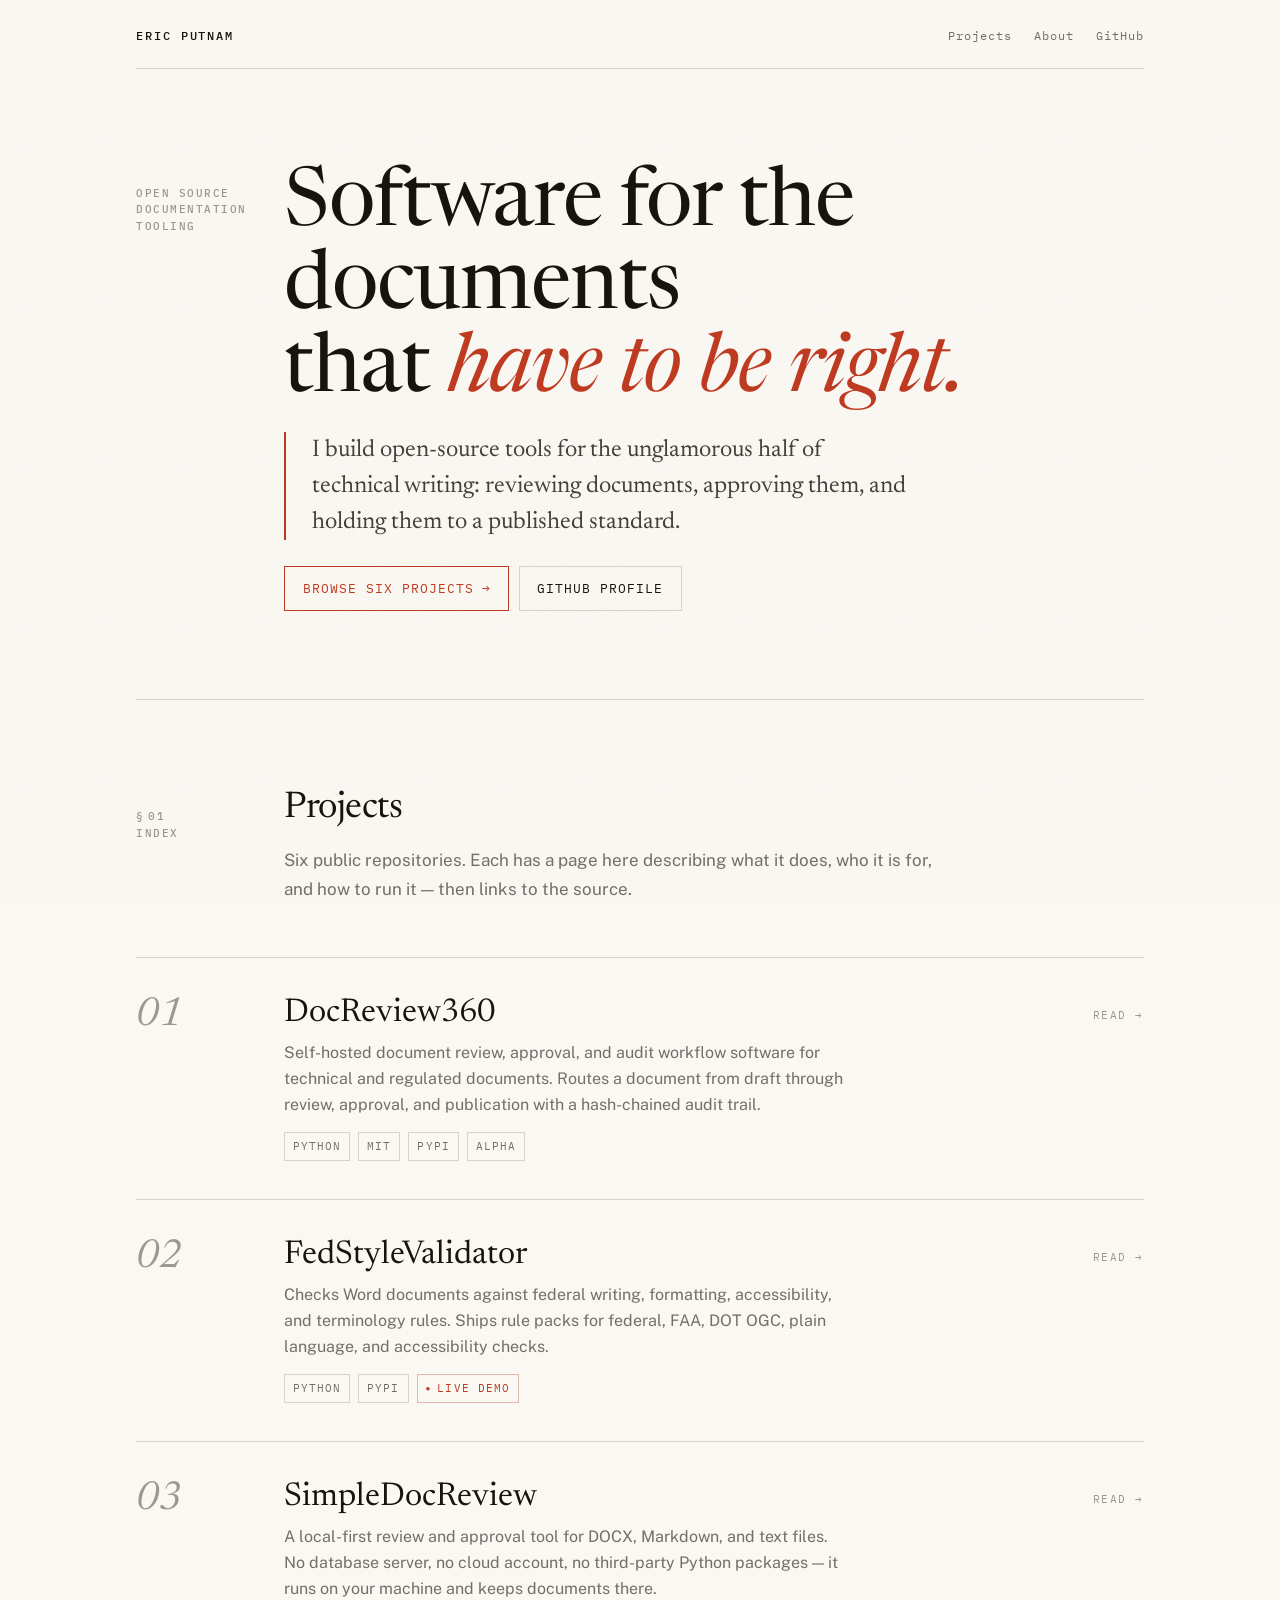
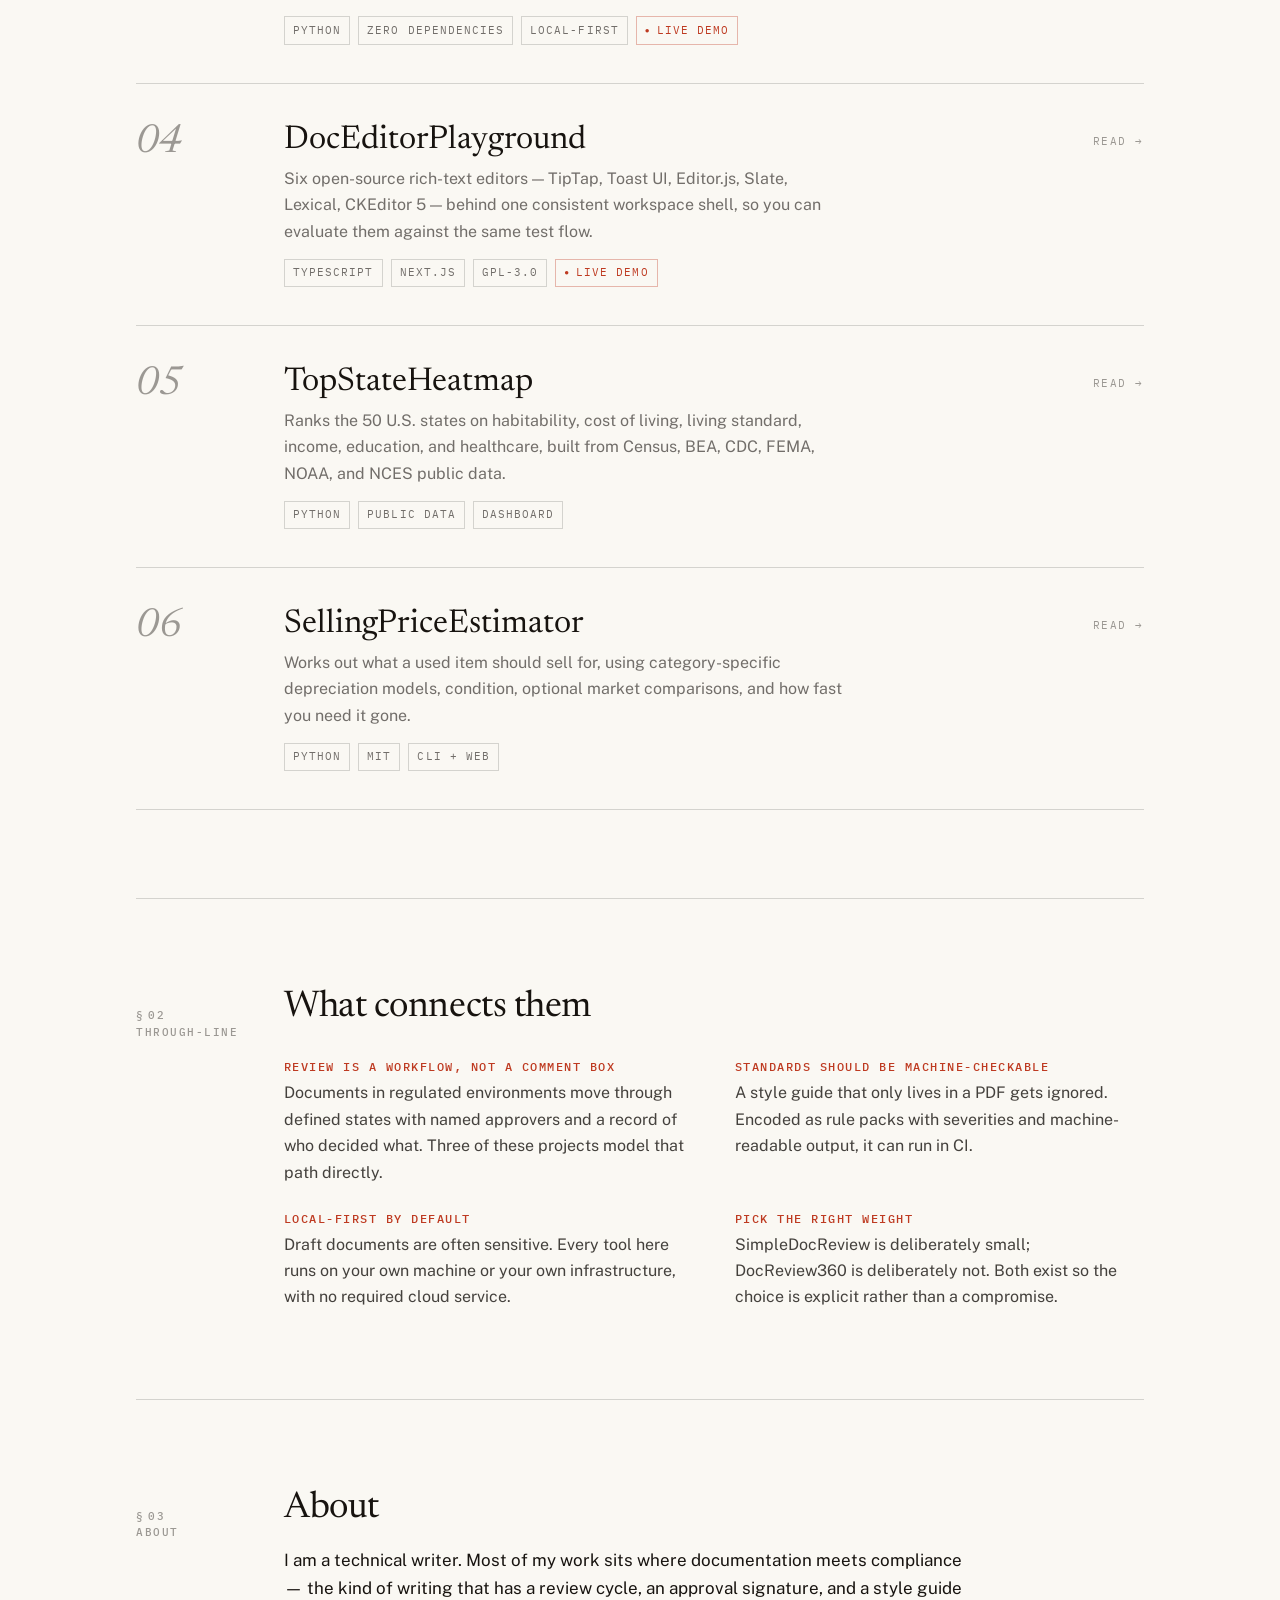
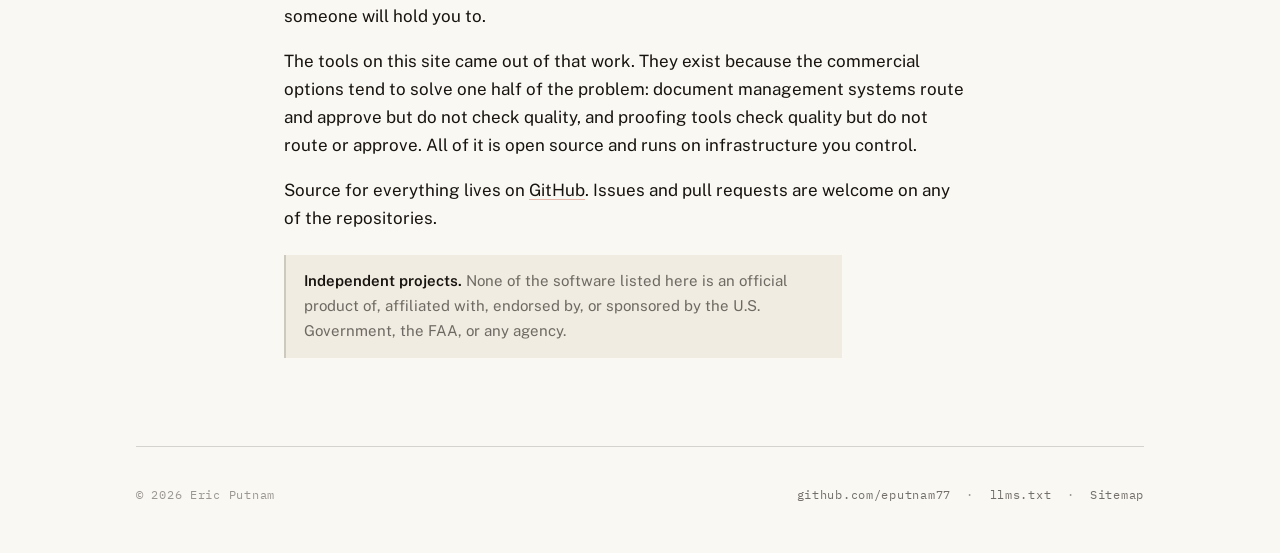
<file: index.html>
<!DOCTYPE html>
<html lang="en">
<head>
<meta charset="UTF-8">
<meta name="viewport" content="width=device-width, initial-scale=1">

<title>Eric Putnam — Open-Source Document Review and Federal Writing Tools</title>
<meta name="description" content="Eric Putnam builds open-source software for technical and regulated documentation: self-hosted document review and approval workflows, a federal writing-standards validator for Word documents, an authoring-editor comparison harness, and public-data dashboards.">
<link rel="canonical" href="https://eputnam77.github.io/">

<meta name="author" content="Eric Putnam">
<meta name="robots" content="index, follow, max-snippet:-1, max-image-preview:large">

<meta property="og:type" content="website">
<meta property="og:site_name" content="Eric Putnam">
<meta property="og:title" content="Eric Putnam — Open-Source Document Review and Federal Writing Tools">
<meta property="og:description" content="Open-source software for technical and regulated documentation: document review and approval workflows, federal writing-standards validation, and authoring tooling.">
<meta property="og:url" content="https://eputnam77.github.io/">
<meta name="twitter:card" content="summary_large_image">

<link rel="icon" href="data:image/svg+xml,%3Csvg xmlns='http://www.w3.org/2000/svg' viewBox='0 0 32 32'%3E%3Crect width='32' height='32' fill='%23FAF8F3'/%3E%3Cpath d='M7 9h18M7 15h18M7 21h11' stroke='%2317130F' stroke-width='2'/%3E%3Cpath d='M20 24l9-9' stroke='%23BE3A21' stroke-width='2.5'/%3E%3C/svg%3E">

<link rel="preconnect" href="https://fonts.googleapis.com">
<link rel="preconnect" href="https://fonts.gstatic.com" crossorigin>
<link href="https://fonts.googleapis.com/css2?family=Newsreader:ital,opsz,wght@0,6..72,300;0,6..72,400;1,6..72,300;1,6..72,400&family=Public+Sans:wght@400;600&family=IBM+Plex+Mono:wght@400;500&display=swap" rel="stylesheet">
<link rel="stylesheet" href="/assets/site.css">

<script type="application/ld+json">
{
  "@context": "https://schema.org",
  "@graph": [
    {
      "@type": "Person",
      "@id": "https://eputnam77.github.io/#person",
      "name": "Eric Putnam",
      "url": "https://eputnam77.github.io/",
      "jobTitle": "Technical Writer and Open-Source Developer",
      "description": "Technical writer who builds open-source software for reviewing, approving, and quality-checking technical and regulated documents.",
      "knowsAbout": [
        "Technical writing",
        "Document review and approval workflows",
        "Federal writing standards",
        "Plain language",
        "Document accessibility",
        "Regulatory documentation",
        "Documentation tooling"
      ],
      "sameAs": [
        "https://github.com/eputnam77",
        "https://huggingface.co/Hoctar77"
      ]
    },
    {
      "@type": "WebSite",
      "@id": "https://eputnam77.github.io/#website",
      "url": "https://eputnam77.github.io/",
      "name": "Eric Putnam — Open-Source Documentation Tools",
      "description": "A directory of open-source projects for document review, approval workflows, and federal writing standards.",
      "inLanguage": "en",
      "author": { "@id": "https://eputnam77.github.io/#person" },
      "publisher": { "@id": "https://eputnam77.github.io/#person" }
    },
    {
      "@type": "CollectionPage",
      "@id": "https://eputnam77.github.io/#collection",
      "url": "https://eputnam77.github.io/",
      "name": "Open-source projects by Eric Putnam",
      "isPartOf": { "@id": "https://eputnam77.github.io/#website" },
      "mainEntity": {
        "@type": "ItemList",
        "name": "Open-source documentation and data tools",
        "numberOfItems": 6,
        "itemListOrder": "https://schema.org/ItemListUnordered",
        "itemListElement": [
          {
            "@type": "ListItem",
            "position": 1,
            "item": {
              "@type": "SoftwareApplication",
              "name": "DocReview360",
              "url": "https://eputnam77.github.io/projects/docreview360/",
              "description": "Self-hosted document review, approval, and audit workflow software for technical and regulated documents.",
              "applicationCategory": "BusinessApplication",
              "operatingSystem": "Linux, macOS, Windows",
              "programmingLanguage": "Python",
              "license": "https://opensource.org/licenses/MIT",
              "codeRepository": "https://github.com/eputnam77/DocReview360",
              "author": { "@id": "https://eputnam77.github.io/#person" },
              "offers": { "@type": "Offer", "price": "0", "priceCurrency": "USD" }
            }
          },
          {
            "@type": "ListItem",
            "position": 2,
            "item": {
              "@type": "SoftwareApplication",
              "name": "FedStyleValidator",
              "alternateName": "Federal Style Validator",
              "url": "https://eputnam77.github.io/projects/fedstylevalidator/",
              "description": "Checks Word documents against federal writing, formatting, accessibility, and terminology rules.",
              "applicationCategory": "DeveloperApplication",
              "operatingSystem": "Linux, macOS, Windows",
              "programmingLanguage": "Python",
              "codeRepository": "https://github.com/eputnam77/FedStyleValidator",
              "author": { "@id": "https://eputnam77.github.io/#person" },
              "offers": { "@type": "Offer", "price": "0", "priceCurrency": "USD" }
            }
          },
          {
            "@type": "ListItem",
            "position": 3,
            "item": {
              "@type": "SoftwareApplication",
              "name": "SimpleDocReview",
              "url": "https://eputnam77.github.io/projects/simpledocreview/",
              "description": "Lightweight, local-first document review and approval tool for DOCX, Markdown, and text files. Requires only Python.",
              "applicationCategory": "BusinessApplication",
              "operatingSystem": "Linux, macOS, Windows",
              "programmingLanguage": "Python",
              "codeRepository": "https://github.com/eputnam77/SimpleDocReview",
              "author": { "@id": "https://eputnam77.github.io/#person" },
              "offers": { "@type": "Offer", "price": "0", "priceCurrency": "USD" }
            }
          },
          {
            "@type": "ListItem",
            "position": 4,
            "item": {
              "@type": "SoftwareApplication",
              "name": "DocEditorPlayground",
              "url": "https://eputnam77.github.io/projects/doceditorplayground/",
              "description": "Compares six open-source authoring editors — TipTap, Toast UI Editor, Editor.js, Slate, Lexical, and CKEditor 5 — in one consistent full-page UI.",
              "applicationCategory": "DeveloperApplication",
              "programmingLanguage": "TypeScript",
              "license": "https://www.gnu.org/licenses/gpl-3.0.html",
              "codeRepository": "https://github.com/eputnam77/DocEditorPlayground",
              "author": { "@id": "https://eputnam77.github.io/#person" },
              "offers": { "@type": "Offer", "price": "0", "priceCurrency": "USD" }
            }
          },
          {
            "@type": "ListItem",
            "position": 5,
            "item": {
              "@type": "SoftwareApplication",
              "name": "TopStateHeatmap",
              "url": "https://eputnam77.github.io/projects/topstateheatmap/",
              "description": "Local Python dashboard ranking the 50 U.S. states by habitability, cost of living, living standard, income, education, and healthcare using public federal data.",
              "applicationCategory": "BrowserApplication",
              "programmingLanguage": "Python",
              "codeRepository": "https://github.com/eputnam77/TopStateHeatmap",
              "author": { "@id": "https://eputnam77.github.io/#person" },
              "offers": { "@type": "Offer", "price": "0", "priceCurrency": "USD" }
            }
          },
          {
            "@type": "ListItem",
            "position": 6,
            "item": {
              "@type": "SoftwareApplication",
              "name": "SellingPriceEstimator",
              "url": "https://eputnam77.github.io/projects/sellingpriceestimator/",
              "description": "Estimates optimal selling prices for used items from category depreciation models, condition, market comparisons, and sale urgency.",
              "applicationCategory": "FinanceApplication",
              "programmingLanguage": "Python",
              "license": "https://opensource.org/licenses/MIT",
              "codeRepository": "https://github.com/eputnam77/SellingPriceEstimator",
              "author": { "@id": "https://eputnam77.github.io/#person" },
              "offers": { "@type": "Offer", "price": "0", "priceCurrency": "USD" }
            }
          }
        ]
      }
    }
  ]
}
</script>
</head>
<body>

<a class="skip" href="#projects">Skip to projects</a>

<div class="shell">
  <header class="masthead">
    <a class="masthead__id" href="/"><b>Eric Putnam</b></a>
    <nav aria-label="Primary">
      <a href="#projects">Projects</a>
      <a href="#about">About</a>
      <a href="https://github.com/eputnam77" rel="me noopener">GitHub</a>
    </nav>
  </header>

  <main id="main">

    <!-- ============ Hero ============ -->
    <section class="band band--open" aria-labelledby="hero-title">
      <div class="spread">
        <p class="margin-note rise" data-d="1">Open source<br>Documentation<br>tooling</p>
        <div>
          <h1 class="display rise" id="hero-title" data-d="1">
            Software for the documents<br>that <em>have to be right.</em>
          </h1>
          <div class="changebar rise" data-d="2">
            <p class="lede">
              I build open-source tools for the unglamorous half of technical writing:
              reviewing documents, approving them, and holding them to a published standard.
            </p>
          </div>
          <ul class="actions rise" data-d="3">
            <li><a class="btn btn--mark" href="#projects">Browse six projects <span class="btn__arrow">&rarr;</span></a></li>
            <li><a class="btn" href="https://github.com/eputnam77" rel="noopener">GitHub profile</a></li>
          </ul>
        </div>
      </div>
    </section>

    <!-- ============ Projects ============ -->
    <section class="band" id="projects" aria-labelledby="projects-title">
      <div class="spread">
        <p class="margin-note">&sect;&thinsp;01<br>Index</p>
        <div>
          <h2 class="section-title" id="projects-title">Projects</h2>
          <p class="prose" style="color: var(--ink-60); margin-bottom: 2.4rem;">
            Six public repositories. Each has a page here describing what it does, who it
            is for, and how to run it &mdash; then links to the source.
          </p>
        </div>
      </div>

      <ol class="index" style="margin-top: 1rem;">

        <li class="entry">
          <a class="entry__link" href="/projects/docreview360/">
            <span class="entry__num" aria-hidden="true">01</span>
            <span>
              <span class="entry__name">DocReview360</span>
              <span class="entry__what" style="display:block;">
                Self-hosted document review, approval, and audit workflow software for
                technical and regulated documents. Routes a document from draft through
                review, approval, and publication with a hash-chained audit trail.
              </span>
              <span class="tags" role="list">
                <span class="tag" role="listitem">Python</span>
                <span class="tag" role="listitem">MIT</span>
                <span class="tag" role="listitem">PyPI</span>
                <span class="tag" role="listitem">Alpha</span>
                <!-- TODO: uncomment when the DocReview360 Space is public.
                     Confirm the slug first: huggingface.co/spaces/Hoctar77/docreview360
                <span class="tag tag--live" role="listitem">Live demo</span>
                -->
              </span>
            </span>
            <span class="entry__go">Read &rarr;</span>
          </a>
        </li>

        <li class="entry">
          <a class="entry__link" href="/projects/fedstylevalidator/">
            <span class="entry__num" aria-hidden="true">02</span>
            <span>
              <span class="entry__name">FedStyleValidator</span>
              <span class="entry__what" style="display:block;">
                Checks Word documents against federal writing, formatting, accessibility,
                and terminology rules. Ships rule packs for federal, FAA, DOT OGC, plain
                language, and accessibility checks.
              </span>
              <span class="tags" role="list">
                <span class="tag" role="listitem">Python</span>
                <span class="tag" role="listitem">PyPI</span>
                <span class="tag tag--live" role="listitem">Live demo</span>
              </span>
            </span>
            <span class="entry__go">Read &rarr;</span>
          </a>
        </li>

        <li class="entry">
          <a class="entry__link" href="/projects/simpledocreview/">
            <span class="entry__num" aria-hidden="true">03</span>
            <span>
              <span class="entry__name">SimpleDocReview</span>
              <span class="entry__what" style="display:block;">
                A local-first review and approval tool for DOCX, Markdown, and text files.
                No database server, no cloud account, no third-party Python packages &mdash;
                it runs on your machine and keeps documents there.
              </span>
              <span class="tags" role="list">
                <span class="tag" role="listitem">Python</span>
                <span class="tag" role="listitem">Zero dependencies</span>
                <span class="tag" role="listitem">Local-first</span>
                <span class="tag tag--live" role="listitem">Live demo</span>
              </span>
            </span>
            <span class="entry__go">Read &rarr;</span>
          </a>
        </li>

        <li class="entry">
          <a class="entry__link" href="/projects/doceditorplayground/">
            <span class="entry__num" aria-hidden="true">04</span>
            <span>
              <span class="entry__name">DocEditorPlayground</span>
              <span class="entry__what" style="display:block;">
                Six open-source rich-text editors &mdash; TipTap, Toast UI, Editor.js, Slate,
                Lexical, CKEditor&nbsp;5 &mdash; behind one consistent workspace shell, so you can
                evaluate them against the same test flow.
              </span>
              <span class="tags" role="list">
                <span class="tag" role="listitem">TypeScript</span>
                <span class="tag" role="listitem">Next.js</span>
                <span class="tag" role="listitem">GPL-3.0</span>
                <span class="tag tag--live" role="listitem">Live demo</span>
              </span>
            </span>
            <span class="entry__go">Read &rarr;</span>
          </a>
        </li>

        <li class="entry">
          <a class="entry__link" href="/projects/topstateheatmap/">
            <span class="entry__num" aria-hidden="true">05</span>
            <span>
              <span class="entry__name">TopStateHeatmap</span>
              <span class="entry__what" style="display:block;">
                Ranks the 50 U.S. states on habitability, cost of living, living standard,
                income, education, and healthcare, built from Census, BEA, CDC, FEMA, NOAA,
                and NCES public data.
              </span>
              <span class="tags" role="list">
                <span class="tag" role="listitem">Python</span>
                <span class="tag" role="listitem">Public data</span>
                <span class="tag" role="listitem">Dashboard</span>
                <!-- TODO: uncomment when the TopStateHeatmap Space is public.
                     Confirm the slug first: huggingface.co/spaces/Hoctar77/topstateheatmap
                <span class="tag tag--live" role="listitem">Live demo</span>
                -->
              </span>
            </span>
            <span class="entry__go">Read &rarr;</span>
          </a>
        </li>

        <li class="entry">
          <a class="entry__link" href="/projects/sellingpriceestimator/">
            <span class="entry__num" aria-hidden="true">06</span>
            <span>
              <span class="entry__name">SellingPriceEstimator</span>
              <span class="entry__what" style="display:block;">
                Works out what a used item should sell for, using category-specific
                depreciation models, condition, optional market comparisons, and how
                fast you need it gone.
              </span>
              <span class="tags" role="list">
                <span class="tag" role="listitem">Python</span>
                <span class="tag" role="listitem">MIT</span>
                <span class="tag" role="listitem">CLI + web</span>
                <!-- TODO: uncomment when the SellingPriceEstimator Space is public.
                     Confirm the slug first: huggingface.co/spaces/Hoctar77/sellingpriceestimator
                <span class="tag tag--live" role="listitem">Live demo</span>
                -->
              </span>
            </span>
            <span class="entry__go">Read &rarr;</span>
          </a>
        </li>

      </ol>
    </section>

    <!-- ============ Themes ============ -->
    <section class="band" aria-labelledby="themes-title">
      <div class="spread">
        <p class="margin-note">&sect;&thinsp;02<br>Through-line</p>
        <div>
          <h2 class="section-title" id="themes-title">What connects them</h2>
          <ul class="caps" style="margin-top: 2rem;">
            <li>
              <h3>Review is a workflow, not a comment box</h3>
              <p>
                Documents in regulated environments move through defined states with named
                approvers and a record of who decided what. Three of these projects model
                that path directly.
              </p>
            </li>
            <li>
              <h3>Standards should be machine-checkable</h3>
              <p>
                A style guide that only lives in a PDF gets ignored. Encoded as rule packs
                with severities and machine-readable output, it can run in CI.
              </p>
            </li>
            <li>
              <h3>Local-first by default</h3>
              <p>
                Draft documents are often sensitive. Every tool here runs on your own
                machine or your own infrastructure, with no required cloud service.
              </p>
            </li>
            <li>
              <h3>Pick the right weight</h3>
              <p>
                SimpleDocReview is deliberately small; DocReview360 is deliberately not.
                Both exist so the choice is explicit rather than a compromise.
              </p>
            </li>
          </ul>
        </div>
      </div>
    </section>

    <!-- ============ About ============ -->
    <section class="band" id="about" aria-labelledby="about-title">
      <div class="spread">
        <p class="margin-note">&sect;&thinsp;03<br>About</p>
        <div>
          <h2 class="section-title" id="about-title">About</h2>
          <div class="prose">
            <p>
              I am a technical writer. Most of my work sits where documentation meets
              compliance &mdash; the kind of writing that has a review cycle, an approval
              signature, and a style guide someone will hold you to.
            </p>
            <p>
              The tools on this site came out of that work. They exist because the
              commercial options tend to solve one half of the problem: document
              management systems route and approve but do not check quality, and proofing
              tools check quality but do not route or approve. All of it is open source and
              runs on infrastructure you control.
            </p>
            <p>
              Source for everything lives on
              <a href="https://github.com/eputnam77" rel="me noopener">GitHub</a>.
              Issues and pull requests are welcome on any of the repositories.
            </p>
          </div>
          <p class="note">
            <strong>Independent projects.</strong> None of the software listed here is an
            official product of, affiliated with, endorsed by, or sponsored by the U.S.
            Government, the FAA, or any agency.
          </p>
        </div>
      </div>
    </section>

  </main>

  <footer class="foot">
    <span>&copy; 2026 Eric Putnam</span>
    <span>
      <a href="https://github.com/eputnam77" rel="me noopener">github.com/eputnam77</a>
      &nbsp;&middot;&nbsp;
      <a href="/llms.txt">llms.txt</a>
      &nbsp;&middot;&nbsp;
      <a href="/sitemap.xml">Sitemap</a>
    </span>
  </footer>
</div>

</body>
</html>
</file>
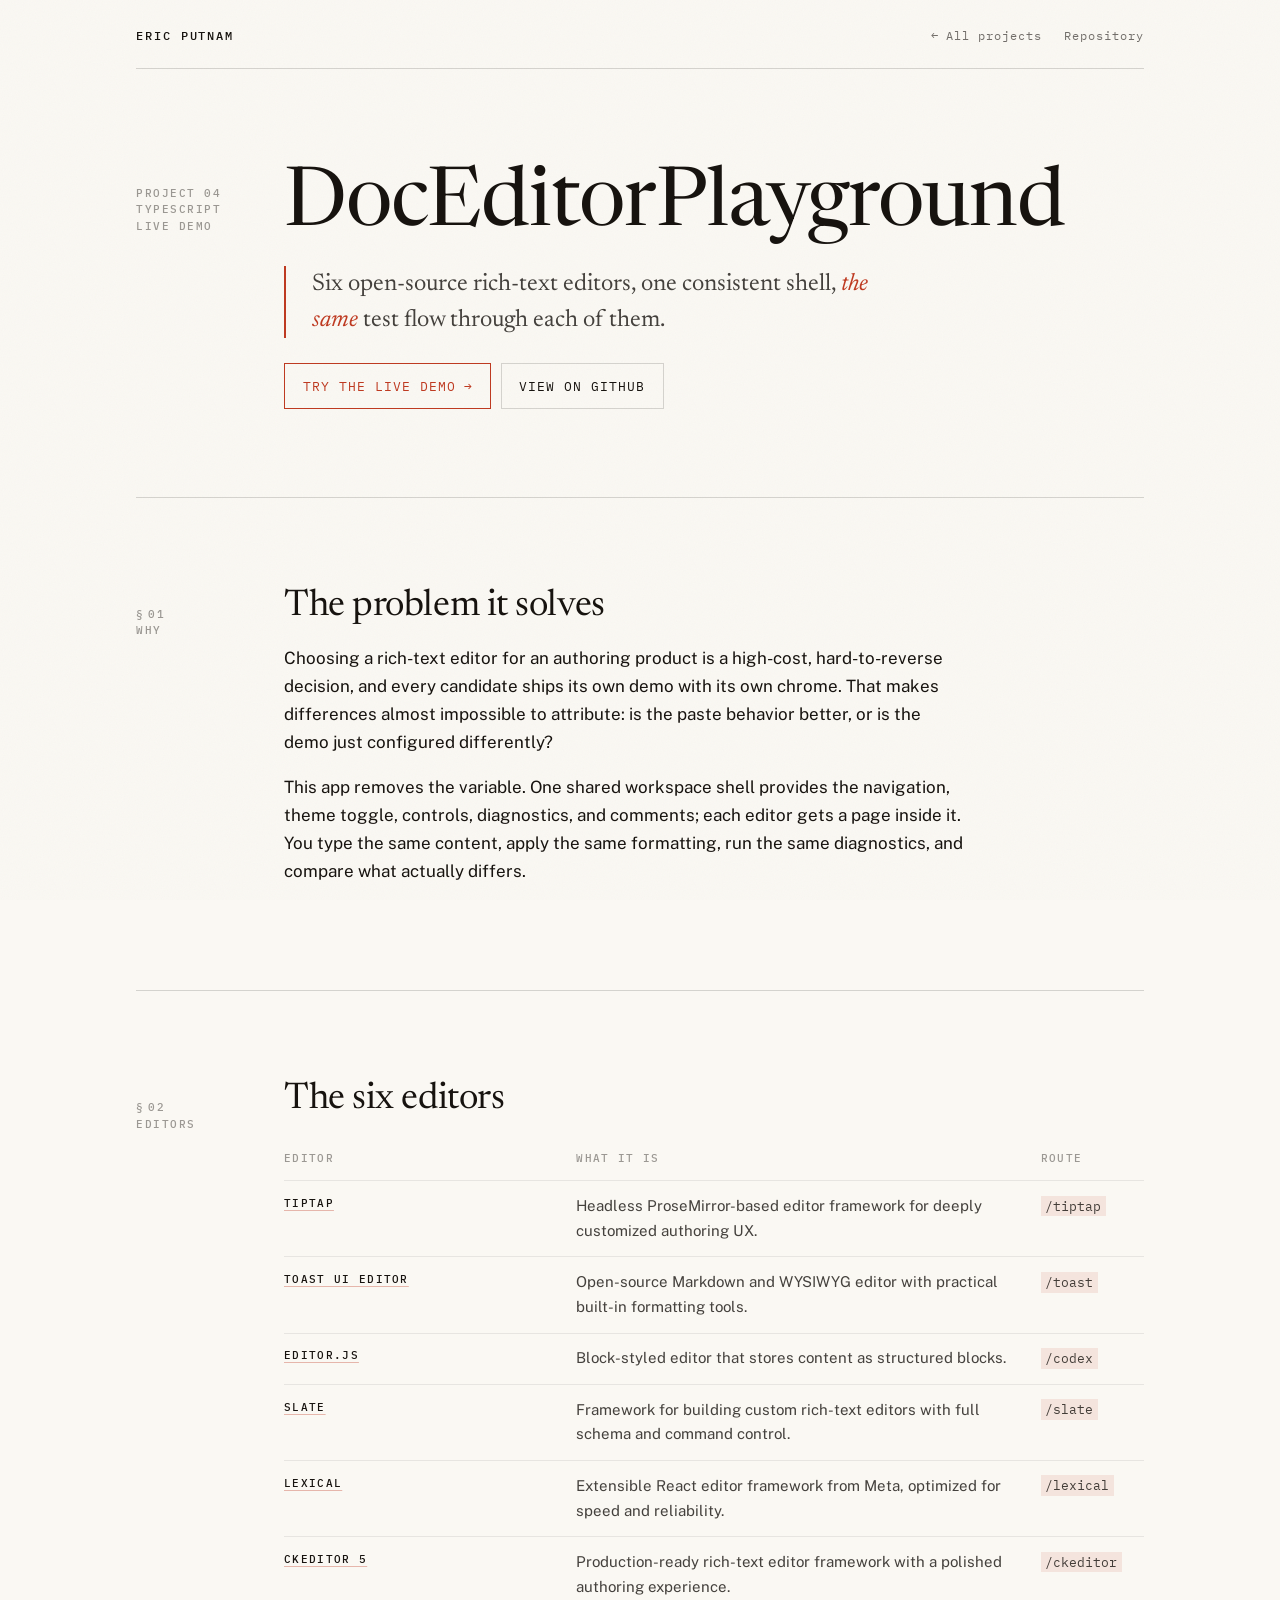
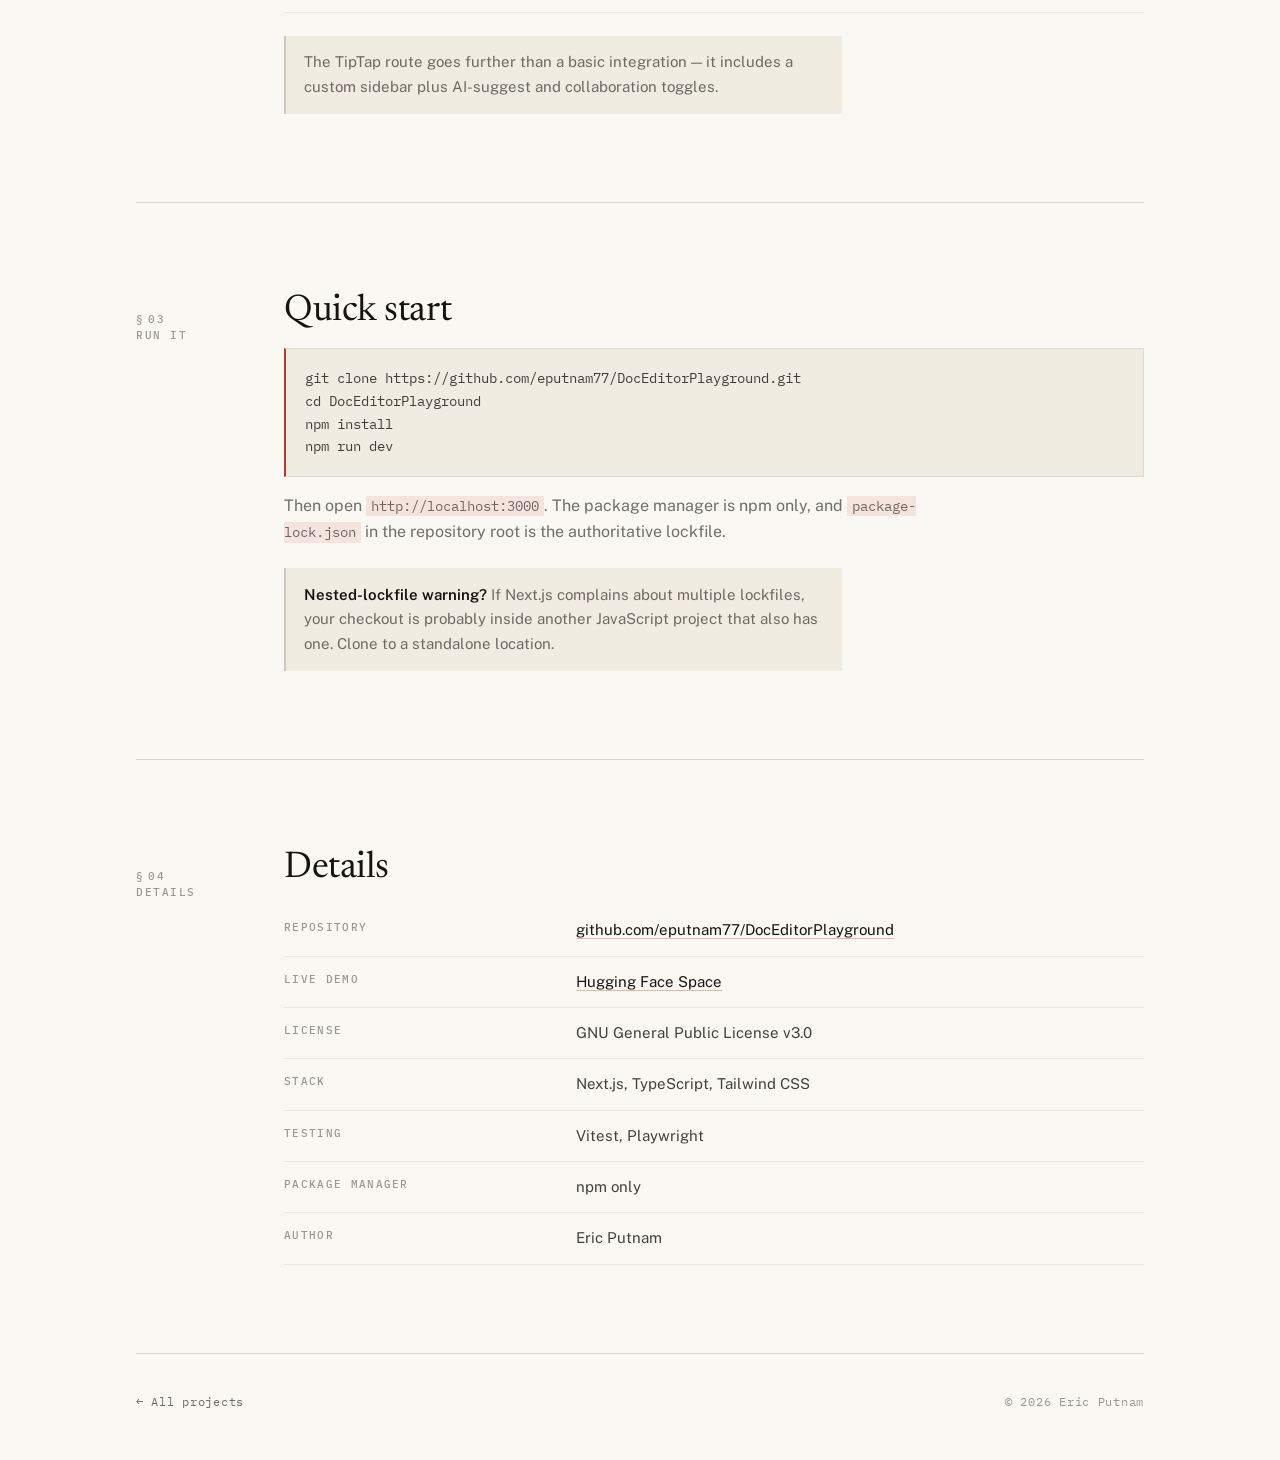
<file: projects/doceditorplayground/index.html>
<!DOCTYPE html>
<html lang="en">
<head>
<meta charset="UTF-8">
<meta name="viewport" content="width=device-width, initial-scale=1">

<title>DocEditorPlayground — Compare Open-Source Rich-Text Editors Side by Side</title>
<meta name="description" content="DocEditorPlayground compares six open-source authoring editors — TipTap, Toast UI Editor, Editor.js, Slate, Lexical, and CKEditor 5 — in one consistent full-page UI, so you can evaluate them against the same test flow before committing to one.">
<link rel="canonical" href="https://eputnam77.github.io/projects/doceditorplayground/">
<meta name="author" content="Eric Putnam">
<meta name="robots" content="index, follow, max-snippet:-1, max-image-preview:large">

<meta property="og:type" content="article">
<meta property="og:site_name" content="Eric Putnam">
<meta property="og:title" content="DocEditorPlayground — Compare Open-Source Rich-Text Editors Side by Side">
<meta property="og:description" content="Evaluate TipTap, Toast UI, Editor.js, Slate, Lexical, and CKEditor 5 in one consistent workspace shell.">
<meta property="og:url" content="https://eputnam77.github.io/projects/doceditorplayground/">
<meta name="twitter:card" content="summary_large_image">

<link rel="icon" href="data:image/svg+xml,%3Csvg xmlns='http://www.w3.org/2000/svg' viewBox='0 0 32 32'%3E%3Crect width='32' height='32' fill='%23FAF8F3'/%3E%3Cpath d='M7 9h18M7 15h18M7 21h11' stroke='%2317130F' stroke-width='2'/%3E%3Cpath d='M20 24l9-9' stroke='%23BE3A21' stroke-width='2.5'/%3E%3C/svg%3E">

<link rel="preconnect" href="https://fonts.googleapis.com">
<link rel="preconnect" href="https://fonts.gstatic.com" crossorigin>
<link href="https://fonts.googleapis.com/css2?family=Newsreader:ital,opsz,wght@0,6..72,300;0,6..72,400;1,6..72,300;1,6..72,400&family=Public+Sans:wght@400;600&family=IBM+Plex+Mono:wght@400;500&display=swap" rel="stylesheet">
<link rel="stylesheet" href="/assets/site.css">

<script type="application/ld+json">
{
  "@context": "https://schema.org",
  "@graph": [
    {
      "@type": "SoftwareApplication",
      "@id": "https://eputnam77.github.io/projects/doceditorplayground/#software",
      "name": "DocEditorPlayground",
      "alternateName": "Document Editor Playground",
      "url": "https://eputnam77.github.io/projects/doceditorplayground/",
      "description": "Compares multiple open-source authoring editors in one consistent, full-page UI. Provides dedicated pages for TipTap, Toast UI Editor, Editor.js, Slate, Lexical, and CKEditor 5 inside a shared workspace shell with navigation, theme toggle, controls, diagnostics, and comments, so each editor can be tested against the same flow.",
      "applicationCategory": "DeveloperApplication",
      "applicationSubCategory": "Rich-text editor evaluation harness",
      "operatingSystem": "Linux, macOS, Windows",
      "programmingLanguage": "TypeScript",
      "license": "https://www.gnu.org/licenses/gpl-3.0.html",
      "codeRepository": "https://github.com/eputnam77/DocEditorPlayground",
      "sameAs": "https://huggingface.co/spaces/Hoctar77/DocEditorPlayground",
      "softwareRequirements": "Node.js, npm",
      "isAccessibleForFree": true,
      "offers": { "@type": "Offer", "price": "0", "priceCurrency": "USD" },
      "author": { "@id": "https://eputnam77.github.io/#person" },
      "featureList": [
        "Dedicated workspace page for each of six editors",
        "Shared shell with navigation, theme toggle, controls, diagnostics, and comments",
        "Identical test flow across editors for like-for-like comparison",
        "TipTap advanced workspace with custom sidebar, AI suggest, and collaboration toggles"
      ]
    },
    {
      "@type": "BreadcrumbList",
      "itemListElement": [
        { "@type": "ListItem", "position": 1, "name": "Projects", "item": "https://eputnam77.github.io/" },
        { "@type": "ListItem", "position": 2, "name": "DocEditorPlayground", "item": "https://eputnam77.github.io/projects/doceditorplayground/" }
      ]
    },
    {
      "@type": "FAQPage",
      "mainEntity": [
        {
          "@type": "Question",
          "name": "Which rich-text editors does DocEditorPlayground include?",
          "acceptedAnswer": {
            "@type": "Answer",
            "text": "Six: TipTap, Toast UI Editor, Editor.js, Slate, Lexical, and CKEditor 5. Each gets a dedicated page inside a shared workspace shell so behavior can be compared directly."
          }
        },
        {
          "@type": "Question",
          "name": "Why compare editors in a shared shell instead of separately?",
          "acceptedAnswer": {
            "@type": "Answer",
            "text": "Each editor project ships its own demo with its own chrome, which makes differences hard to attribute. A single shell with the same navigation, controls, and diagnostics means the only variable is the editor itself, so you can run the same test flow through each one."
          }
        },
        {
          "@type": "Question",
          "name": "Can I try DocEditorPlayground without installing it?",
          "acceptedAnswer": {
            "@type": "Answer",
            "text": "Yes. A live demo runs in the browser as a Hugging Face Space at https://huggingface.co/spaces/Hoctar77/DocEditorPlayground, so you can compare the six editors without cloning the repository or running npm."
          }
        }
      ]
    }
  ]
}
</script>
</head>
<body>

<a class="skip" href="#main">Skip to content</a>

<div class="shell">
  <header class="masthead">
    <a class="masthead__id" href="/"><b>Eric Putnam</b></a>
    <nav aria-label="Primary">
      <a href="/">&larr; All projects</a>
      <a href="https://github.com/eputnam77/DocEditorPlayground" rel="noopener">Repository</a>
    </nav>
  </header>

  <main id="main">

    <!-- ============ Hero ============ -->
    <section class="band band--open" aria-labelledby="title">
      <div class="spread">
        <p class="margin-note rise" data-d="1">Project 04<br>TypeScript<br>Live demo</p>
        <div>
          <h1 class="display rise" id="title" data-d="1">DocEditor<wbr>Playground</h1>
          <div class="changebar rise" data-d="2">
            <p class="lede">
              Six open-source rich-text editors, one consistent shell,
              <em style="font-style:italic;color:var(--mark)">the same</em> test flow through
              each of them.
            </p>
          </div>

          <ul class="actions rise" data-d="3">
            <li><a class="btn btn--mark" href="https://huggingface.co/spaces/Hoctar77/DocEditorPlayground" rel="noopener">Try the live demo <span class="btn__arrow">&rarr;</span></a></li>
            <li><a class="btn" href="https://github.com/eputnam77/DocEditorPlayground" rel="noopener">View on GitHub</a></li>
          </ul>
        </div>
      </div>
    </section>

    <!-- ============ Why ============ -->
    <section class="band" aria-labelledby="why-title">
      <div class="spread">
        <p class="margin-note">&sect;&thinsp;01<br>Why</p>
        <div>
          <h2 class="section-title" id="why-title">The problem it solves</h2>
          <div class="prose">
            <p>
              Choosing a rich-text editor for an authoring product is a high-cost, hard-to-reverse
              decision, and every candidate ships its own demo with its own chrome. That makes
              differences almost impossible to attribute: is the paste behavior better, or is
              the demo just configured differently?
            </p>
            <p>
              This app removes the variable. One shared workspace shell provides the
              navigation, theme toggle, controls, diagnostics, and comments; each editor gets a
              page inside it. You type the same content, apply the same formatting, run the
              same diagnostics, and compare what actually differs.
            </p>
          </div>
        </div>
      </div>
    </section>

    <!-- ============ Editors ============ -->
    <section class="band" aria-labelledby="editors-title">
      <div class="spread">
        <p class="margin-note">&sect;&thinsp;02<br>Editors</p>
        <div>
          <h2 class="section-title" id="editors-title">The six editors</h2>
          <div class="table-scroll">
            <table class="spec-table">
              <thead>
                <tr>
                  <th scope="col">Editor</th>
                  <th scope="col" style="width:auto;">What it is</th>
                  <th scope="col" style="width:12%;">Route</th>
                </tr>
              </thead>
              <tbody>
                <tr>
                  <th scope="row"><a href="https://github.com/ueberdosis/tiptap" rel="noopener">TipTap</a></th>
                  <td>Headless ProseMirror-based editor framework for deeply customized authoring UX.</td>
                  <td><code>/tiptap</code></td>
                </tr>
                <tr>
                  <th scope="row"><a href="https://github.com/nhn/tui.editor" rel="noopener">Toast UI Editor</a></th>
                  <td>Open-source Markdown and WYSIWYG editor with practical built-in formatting tools.</td>
                  <td><code>/toast</code></td>
                </tr>
                <tr>
                  <th scope="row"><a href="https://github.com/codex-team/editor.js" rel="noopener">Editor.js</a></th>
                  <td>Block-styled editor that stores content as structured blocks.</td>
                  <td><code>/codex</code></td>
                </tr>
                <tr>
                  <th scope="row"><a href="https://github.com/ianstormtaylor/slate" rel="noopener">Slate</a></th>
                  <td>Framework for building custom rich-text editors with full schema and command control.</td>
                  <td><code>/slate</code></td>
                </tr>
                <tr>
                  <th scope="row"><a href="https://github.com/facebook/lexical" rel="noopener">Lexical</a></th>
                  <td>Extensible React editor framework from Meta, optimized for speed and reliability.</td>
                  <td><code>/lexical</code></td>
                </tr>
                <tr>
                  <th scope="row"><a href="https://github.com/ckeditor/ckeditor5" rel="noopener">CKEditor 5</a></th>
                  <td>Production-ready rich-text editor framework with a polished authoring experience.</td>
                  <td><code>/ckeditor</code></td>
                </tr>
              </tbody>
            </table>
          </div>
          <p class="note">
            The TipTap route goes further than a basic integration &mdash; it includes a custom
            sidebar plus AI-suggest and collaboration toggles.
          </p>
        </div>
      </div>
    </section>

    <!-- ============ Run ============ -->
    <section class="band" aria-labelledby="run-title">
      <div class="spread">
        <p class="margin-note">&sect;&thinsp;03<br>Run it</p>
        <div>
          <h2 class="section-title" id="run-title">Quick start</h2>
          <pre><code>git clone https://github.com/eputnam77/DocEditorPlayground.git
cd DocEditorPlayground
npm install
npm run dev</code></pre>
          <p class="prose" style="color: var(--ink-60); font-size: 16px;">
            Then open <code>http://localhost:3000</code>. The package manager is npm only, and
            <code>package-lock.json</code> in the repository root is the authoritative
            lockfile.
          </p>
          <p class="note">
            <strong>Nested-lockfile warning?</strong> If Next.js complains about multiple
            lockfiles, your checkout is probably inside another JavaScript project that also
            has one. Clone to a standalone location.
          </p>
        </div>
      </div>
    </section>

    <!-- ============ Spec ============ -->
    <section class="band" aria-labelledby="spec-title">
      <div class="spread">
        <p class="margin-note">&sect;&thinsp;04<br>Details</p>
        <div>
          <h2 class="section-title" id="spec-title">Details</h2>
          <div class="table-scroll">
            <table class="spec-table">
              <tbody>
                <tr><th scope="row">Repository</th><td><a href="https://github.com/eputnam77/DocEditorPlayground" rel="noopener">github.com/eputnam77/DocEditorPlayground</a></td></tr>
                <tr><th scope="row">Live demo</th><td><a href="https://huggingface.co/spaces/Hoctar77/DocEditorPlayground" rel="noopener">Hugging Face Space</a></td></tr>
                <tr><th scope="row">License</th><td>GNU General Public License v3.0</td></tr>
                <tr><th scope="row">Stack</th><td>Next.js, TypeScript, Tailwind CSS</td></tr>
                <tr><th scope="row">Testing</th><td>Vitest, Playwright</td></tr>
                <tr><th scope="row">Package manager</th><td>npm only</td></tr>
                <tr><th scope="row">Author</th><td>Eric Putnam</td></tr>
              </tbody>
            </table>
          </div>
        </div>
      </div>
    </section>

  </main>

  <footer class="foot">
    <span><a href="/">&larr; All projects</a></span>
    <span>&copy; 2026 Eric Putnam</span>
  </footer>
</div>

</body>
</html>
</file>
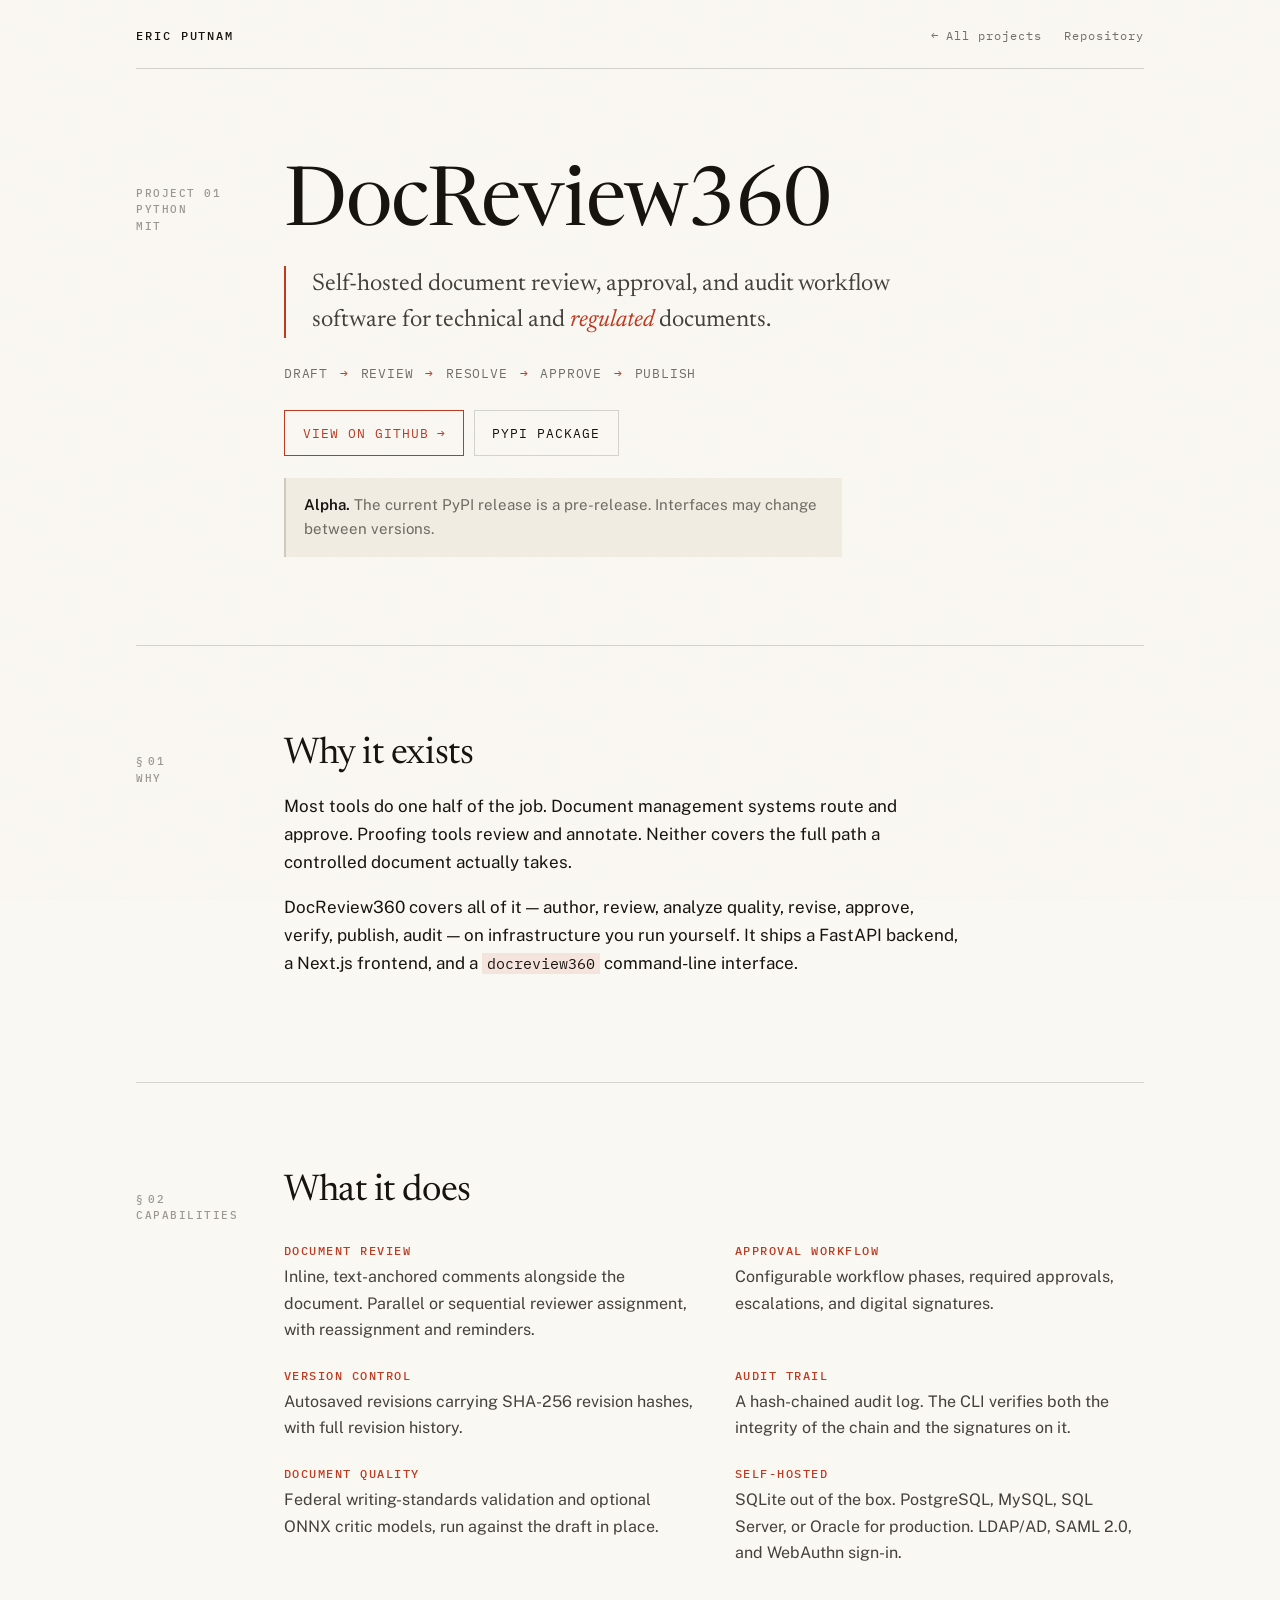
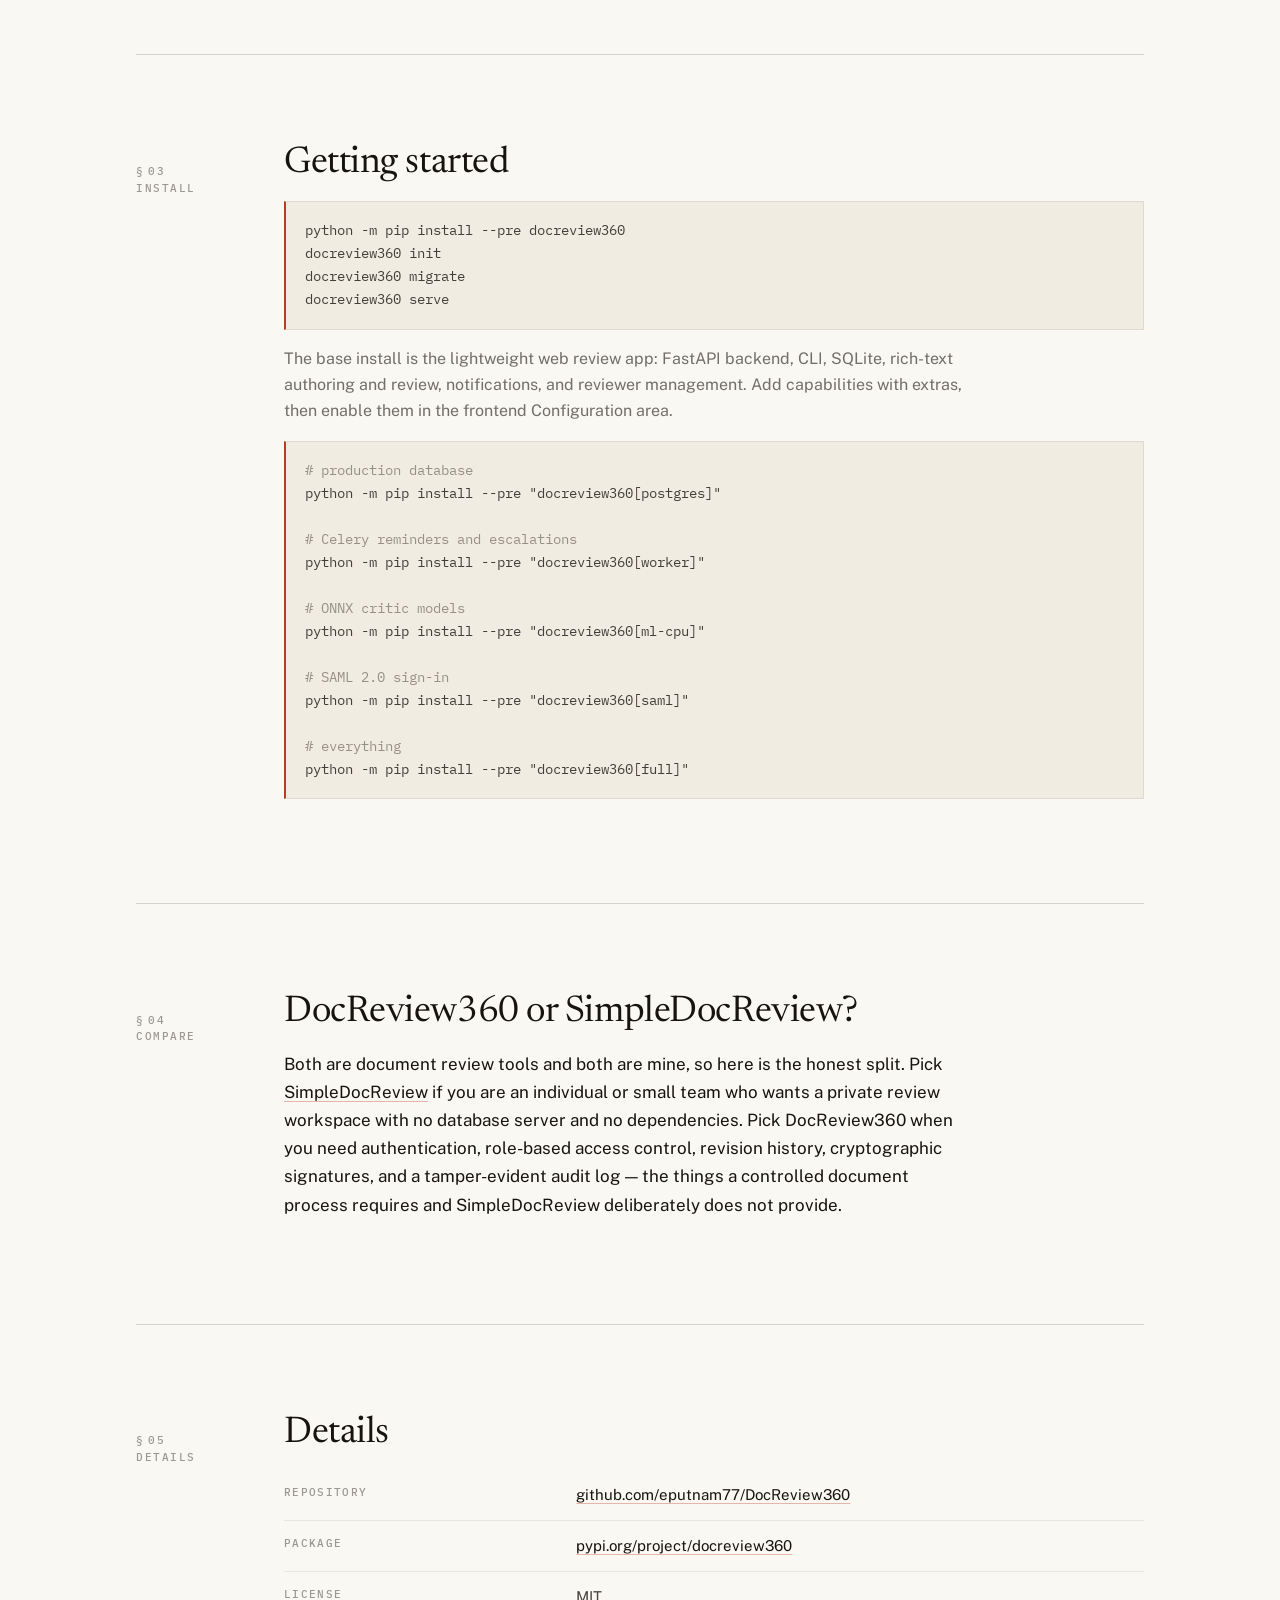
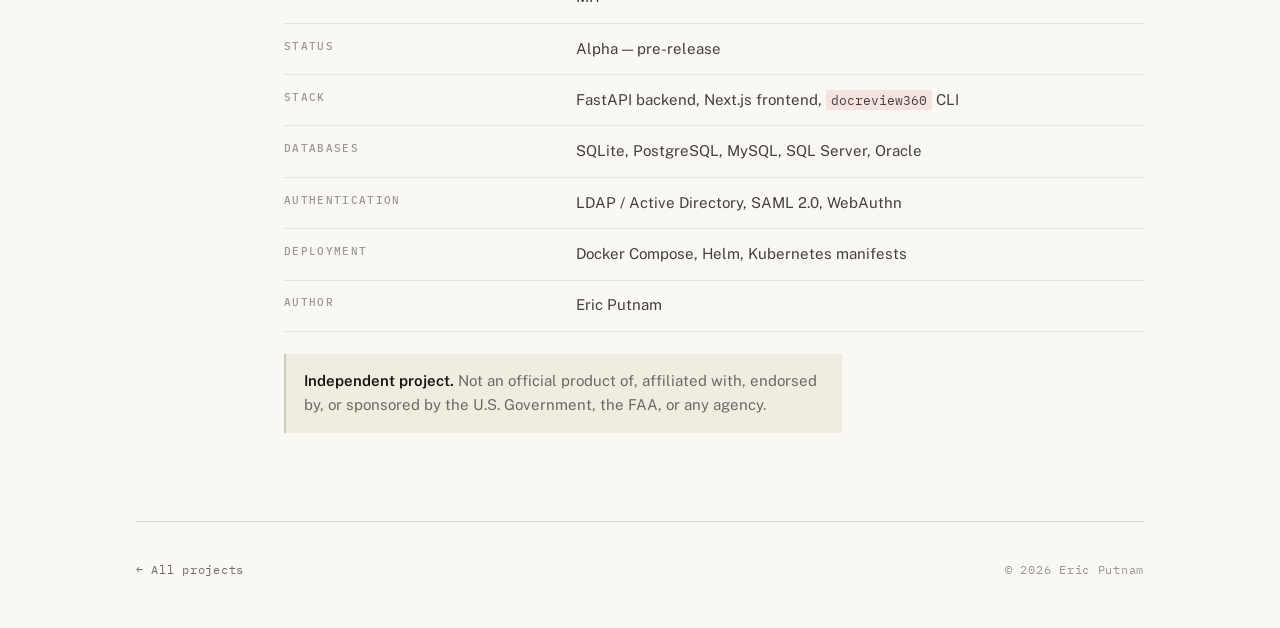
<file: projects/docreview360/index.html>
<!DOCTYPE html>
<html lang="en">
<head>
<meta charset="UTF-8">
<meta name="viewport" content="width=device-width, initial-scale=1">

<title>DocReview360 — Self-Hosted Document Review and Approval Workflow Software</title>
<meta name="description" content="DocReview360 is open-source, self-hosted document review, approval, and audit workflow software for technical and regulated documents. Inline review comments, configurable approval phases, digital signatures, SHA-256 revision hashes, and a hash-chained audit trail. MIT licensed.">
<link rel="canonical" href="https://eputnam77.github.io/projects/docreview360/">
<meta name="author" content="Eric Putnam">
<meta name="robots" content="index, follow, max-snippet:-1, max-image-preview:large">

<meta property="og:type" content="article">
<meta property="og:site_name" content="Eric Putnam">
<meta property="og:title" content="DocReview360 — Self-Hosted Document Review and Approval Workflow Software">
<meta property="og:description" content="Open-source document review, approval, and audit workflow software for technical and regulated documents. Self-hosted, MIT licensed.">
<meta property="og:url" content="https://eputnam77.github.io/projects/docreview360/">
<meta name="twitter:card" content="summary_large_image">

<link rel="icon" href="data:image/svg+xml,%3Csvg xmlns='http://www.w3.org/2000/svg' viewBox='0 0 32 32'%3E%3Crect width='32' height='32' fill='%23FAF8F3'/%3E%3Cpath d='M7 9h18M7 15h18M7 21h11' stroke='%2317130F' stroke-width='2'/%3E%3Cpath d='M20 24l9-9' stroke='%23BE3A21' stroke-width='2.5'/%3E%3C/svg%3E">

<link rel="preconnect" href="https://fonts.googleapis.com">
<link rel="preconnect" href="https://fonts.gstatic.com" crossorigin>
<link href="https://fonts.googleapis.com/css2?family=Newsreader:ital,opsz,wght@0,6..72,300;0,6..72,400;1,6..72,300;1,6..72,400&family=Public+Sans:wght@400;600&family=IBM+Plex+Mono:wght@400;500&display=swap" rel="stylesheet">
<link rel="stylesheet" href="/assets/site.css">

<script type="application/ld+json">
{
  "@context": "https://schema.org",
  "@graph": [
    {
      "@type": "SoftwareApplication",
      "@id": "https://eputnam77.github.io/projects/docreview360/#software",
      "name": "DocReview360",
      "url": "https://eputnam77.github.io/projects/docreview360/",
      "description": "Open-source, self-hosted document review, approval, and audit workflow software for technical and regulated documents. Routes documents through drafting, collaborative review, approval, and publication with document version control, inline review comments, controlled approval workflows, and a verifiable hash-chained audit trail.",
      "applicationCategory": "BusinessApplication",
      "applicationSubCategory": "Document review and approval workflow software",
      "operatingSystem": "Linux, macOS, Windows",
      "programmingLanguage": ["Python", "TypeScript"],
      "license": "https://opensource.org/licenses/MIT",
      "codeRepository": "https://github.com/eputnam77/DocReview360",
      "downloadUrl": "https://pypi.org/project/docreview360/",
      "softwareRequirements": "Python",
      "isAccessibleForFree": true,
      "offers": { "@type": "Offer", "price": "0", "priceCurrency": "USD" },
      "author": { "@id": "https://eputnam77.github.io/#person" },
      "featureList": [
        "Inline, text-anchored review comments",
        "Parallel or sequential reviewer assignment",
        "Configurable approval phases with required approvals and escalations",
        "Digital signatures on approvals",
        "Autosaved revisions with SHA-256 revision hashes",
        "Hash-chained audit log with CLI verification",
        "Federal writing-standards validation of drafts",
        "Optional ONNX critic models for document quality",
        "SQLite, PostgreSQL, MySQL, SQL Server, and Oracle support",
        "LDAP/Active Directory, SAML 2.0, and WebAuthn sign-in"
      ]
    },
    {
      "@type": "BreadcrumbList",
      "itemListElement": [
        { "@type": "ListItem", "position": 1, "name": "Projects", "item": "https://eputnam77.github.io/" },
        { "@type": "ListItem", "position": 2, "name": "DocReview360", "item": "https://eputnam77.github.io/projects/docreview360/" }
      ]
    },
    {
      "@type": "FAQPage",
      "mainEntity": [
        {
          "@type": "Question",
          "name": "What is DocReview360?",
          "acceptedAnswer": {
            "@type": "Answer",
            "text": "DocReview360 is open-source, self-hosted software that routes a document through drafting, collaborative review, approval, and publication. It provides inline review comments, configurable approval workflows, document version control with SHA-256 revision hashes, and a hash-chained audit trail you can verify from the command line."
          }
        },
        {
          "@type": "Question",
          "name": "How is DocReview360 different from a document management system?",
          "acceptedAnswer": {
            "@type": "Answer",
            "text": "Document management systems route and approve documents but do not assess writing quality. Proofing tools assess quality but do not route or approve. DocReview360 covers the whole path: author, review, analyze quality, revise, approve, verify, publish, and audit, on infrastructure you run yourself."
          }
        },
        {
          "@type": "Question",
          "name": "Should I use DocReview360 or SimpleDocReview?",
          "acceptedAnswer": {
            "@type": "Answer",
            "text": "Choose SimpleDocReview for an individual or small team that needs a private, lightweight review workspace with no database server. Choose DocReview360 when you need authentication, role-based access, revision history, digital signatures, and a tamper-evident audit log."
          }
        },
        {
          "@type": "Question",
          "name": "Is DocReview360 free and open source?",
          "acceptedAnswer": {
            "@type": "Answer",
            "text": "Yes. DocReview360 is released under the MIT license and the source is available on GitHub. It is self-hosted, so there is no subscription."
          }
        }
      ]
    }
  ]
}
</script>
</head>
<body>

<a class="skip" href="#main">Skip to content</a>

<div class="shell">
  <header class="masthead">
    <a class="masthead__id" href="/"><b>Eric Putnam</b></a>
    <nav aria-label="Primary">
      <a href="/">&larr; All projects</a>
      <a href="https://github.com/eputnam77/DocReview360" rel="noopener">Repository</a>
    </nav>
  </header>

  <main id="main">

    <!-- ============ Hero ============ -->
    <section class="band band--open" aria-labelledby="title">
      <div class="spread">
        <p class="margin-note rise" data-d="1">Project 01<br>Python<br>MIT</p>
        <div>
          <h1 class="display rise" id="title" data-d="1">DocReview360</h1>
          <div class="changebar rise" data-d="2">
            <p class="lede">
              Self-hosted document review, approval, and audit workflow software for
              technical and <em style="font-style:italic;color:var(--mark)">regulated</em> documents.
            </p>
          </div>

          <ol class="flow rise" data-d="3" aria-label="Document lifecycle">
            <li>Draft</li><li>Review</li><li>Resolve</li><li>Approve</li><li>Publish</li>
          </ol>

          <ul class="actions rise" data-d="4">
            <li><a class="btn btn--mark" href="https://github.com/eputnam77/DocReview360" rel="noopener">View on GitHub <span class="btn__arrow">&rarr;</span></a></li>
            <li><a class="btn" href="https://pypi.org/project/docreview360/" rel="noopener">PyPI package</a></li>
            <!-- TODO: uncomment when the DocReview360 Space is public.
                 Confirm the slug first: huggingface.co/spaces/Hoctar77/docreview360
                 Also add a Live demo row to the Details table, set the
                 margin note to "Live demo", and add "sameAs" to the JSON-LD.
            <li><a class="btn btn--mark" href="https://huggingface.co/spaces/Hoctar77/docreview360" rel="noopener">Try the live demo <span class="btn__arrow">&rarr;</span></a></li>
            -->
          </ul>

          <p class="note rise" data-d="5">
            <strong>Alpha.</strong> The current PyPI release is a pre-release. Interfaces may
            change between versions.
          </p>
        </div>
      </div>
    </section>

    <!-- ============ Why ============ -->
    <section class="band" aria-labelledby="why-title">
      <div class="spread">
        <p class="margin-note">&sect;&thinsp;01<br>Why</p>
        <div>
          <h2 class="section-title" id="why-title">Why it exists</h2>
          <div class="prose">
            <p>
              Most tools do one half of the job. Document management systems route and
              approve. Proofing tools review and annotate. Neither covers the full path a
              controlled document actually takes.
            </p>
            <p>
              DocReview360 covers all of it &mdash; author, review, analyze quality, revise,
              approve, verify, publish, audit &mdash; on infrastructure you run yourself. It
              ships a FastAPI backend, a Next.js frontend, and a <code>docreview360</code>
              command-line interface.
            </p>
          </div>
        </div>
      </div>
    </section>

    <!-- ============ Capabilities ============ -->
    <section class="band" aria-labelledby="caps-title">
      <div class="spread">
        <p class="margin-note">&sect;&thinsp;02<br>Capabilities</p>
        <div>
          <h2 class="section-title" id="caps-title">What it does</h2>
          <ul class="caps" style="margin-top: 2rem;">
            <li>
              <h3>Document review</h3>
              <p>
                Inline, text-anchored comments alongside the document. Parallel or sequential
                reviewer assignment, with reassignment and reminders.
              </p>
            </li>
            <li>
              <h3>Approval workflow</h3>
              <p>
                Configurable workflow phases, required approvals, escalations, and digital
                signatures.
              </p>
            </li>
            <li>
              <h3>Version control</h3>
              <p>
                Autosaved revisions carrying SHA-256 revision hashes, with full revision
                history.
              </p>
            </li>
            <li>
              <h3>Audit trail</h3>
              <p>
                A hash-chained audit log. The CLI verifies both the integrity of the chain
                and the signatures on it.
              </p>
            </li>
            <li>
              <h3>Document quality</h3>
              <p>
                Federal writing-standards validation and optional ONNX critic models, run
                against the draft in place.
              </p>
            </li>
            <li>
              <h3>Self-hosted</h3>
              <p>
                SQLite out of the box. PostgreSQL, MySQL, SQL Server, or Oracle for
                production. LDAP/AD, SAML 2.0, and WebAuthn sign-in.
              </p>
            </li>
          </ul>
        </div>
      </div>
    </section>

    <!-- ============ Install ============ -->
    <section class="band" aria-labelledby="install-title">
      <div class="spread">
        <p class="margin-note">&sect;&thinsp;03<br>Install</p>
        <div>
          <h2 class="section-title" id="install-title">Getting started</h2>
          <pre><code>python -m pip install --pre docreview360
docreview360 init
docreview360 migrate
docreview360 serve</code></pre>
          <p class="prose" style="color: var(--ink-60); font-size: 16px;">
            The base install is the lightweight web review app: FastAPI backend, CLI, SQLite,
            rich-text authoring and review, notifications, and reviewer management. Add
            capabilities with extras, then enable them in the frontend Configuration area.
          </p>
          <pre><code><span class="c"># production database</span>
python -m pip install --pre "docreview360[postgres]"

<span class="c"># Celery reminders and escalations</span>
python -m pip install --pre "docreview360[worker]"

<span class="c"># ONNX critic models</span>
python -m pip install --pre "docreview360[ml-cpu]"

<span class="c"># SAML 2.0 sign-in</span>
python -m pip install --pre "docreview360[saml]"

<span class="c"># everything</span>
python -m pip install --pre "docreview360[full]"</code></pre>
        </div>
      </div>
    </section>

    <!-- ============ Which tool ============ -->
    <section class="band" aria-labelledby="choose-title">
      <div class="spread">
        <p class="margin-note">&sect;&thinsp;04<br>Compare</p>
        <div>
          <h2 class="section-title" id="choose-title">DocReview360 or SimpleDocReview?</h2>
          <div class="prose">
            <p>
              Both are document review tools and both are mine, so here is the honest split.
              Pick <a href="/projects/simpledocreview/">SimpleDocReview</a> if you are an
              individual or small team who wants a private review workspace with no database
              server and no dependencies. Pick DocReview360 when you need authentication,
              role-based access control, revision history, cryptographic signatures, and a
              tamper-evident audit log &mdash; the things a controlled document process
              requires and SimpleDocReview deliberately does not provide.
            </p>
          </div>
        </div>
      </div>
    </section>

    <!-- ============ Spec ============ -->
    <section class="band" aria-labelledby="spec-title">
      <div class="spread">
        <p class="margin-note">&sect;&thinsp;05<br>Details</p>
        <div>
          <h2 class="section-title" id="spec-title">Details</h2>
          <div class="table-scroll">
            <table class="spec-table">
              <tbody>
                <tr><th scope="row">Repository</th><td><a href="https://github.com/eputnam77/DocReview360" rel="noopener">github.com/eputnam77/DocReview360</a></td></tr>
                <tr><th scope="row">Package</th><td><a href="https://pypi.org/project/docreview360/" rel="noopener">pypi.org/project/docreview360</a></td></tr>
                <tr><th scope="row">License</th><td>MIT</td></tr>
                <tr><th scope="row">Status</th><td>Alpha &mdash; pre-release</td></tr>
                <tr><th scope="row">Stack</th><td>FastAPI backend, Next.js frontend, <code>docreview360</code> CLI</td></tr>
                <tr><th scope="row">Databases</th><td>SQLite, PostgreSQL, MySQL, SQL Server, Oracle</td></tr>
                <tr><th scope="row">Authentication</th><td>LDAP / Active Directory, SAML 2.0, WebAuthn</td></tr>
                <tr><th scope="row">Deployment</th><td>Docker Compose, Helm, Kubernetes manifests</td></tr>
                <tr><th scope="row">Author</th><td>Eric Putnam</td></tr>
              </tbody>
            </table>
          </div>
          <p class="note">
            <strong>Independent project.</strong> Not an official product of, affiliated with,
            endorsed by, or sponsored by the U.S. Government, the FAA, or any agency.
          </p>
        </div>
      </div>
    </section>

  </main>

  <footer class="foot">
    <span><a href="/">&larr; All projects</a></span>
    <span>&copy; 2026 Eric Putnam</span>
  </footer>
</div>

</body>
</html>
</file>
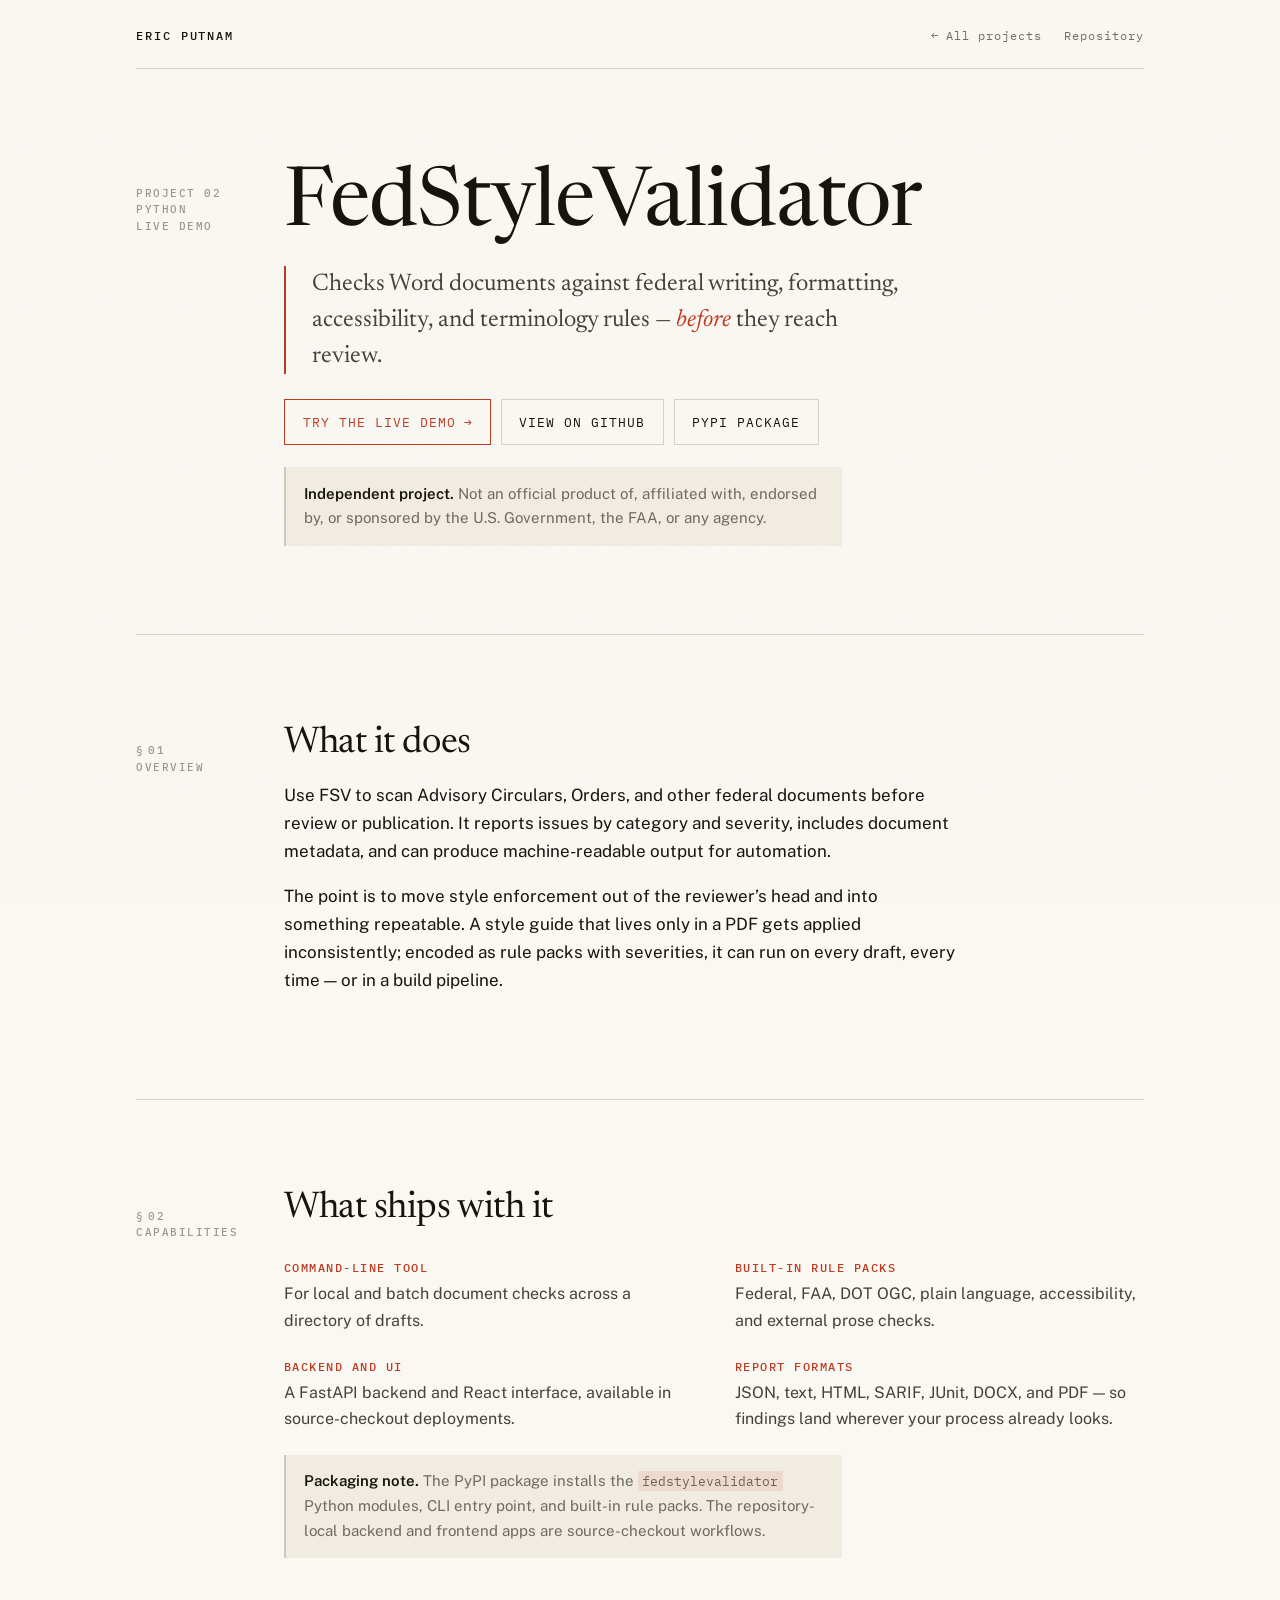
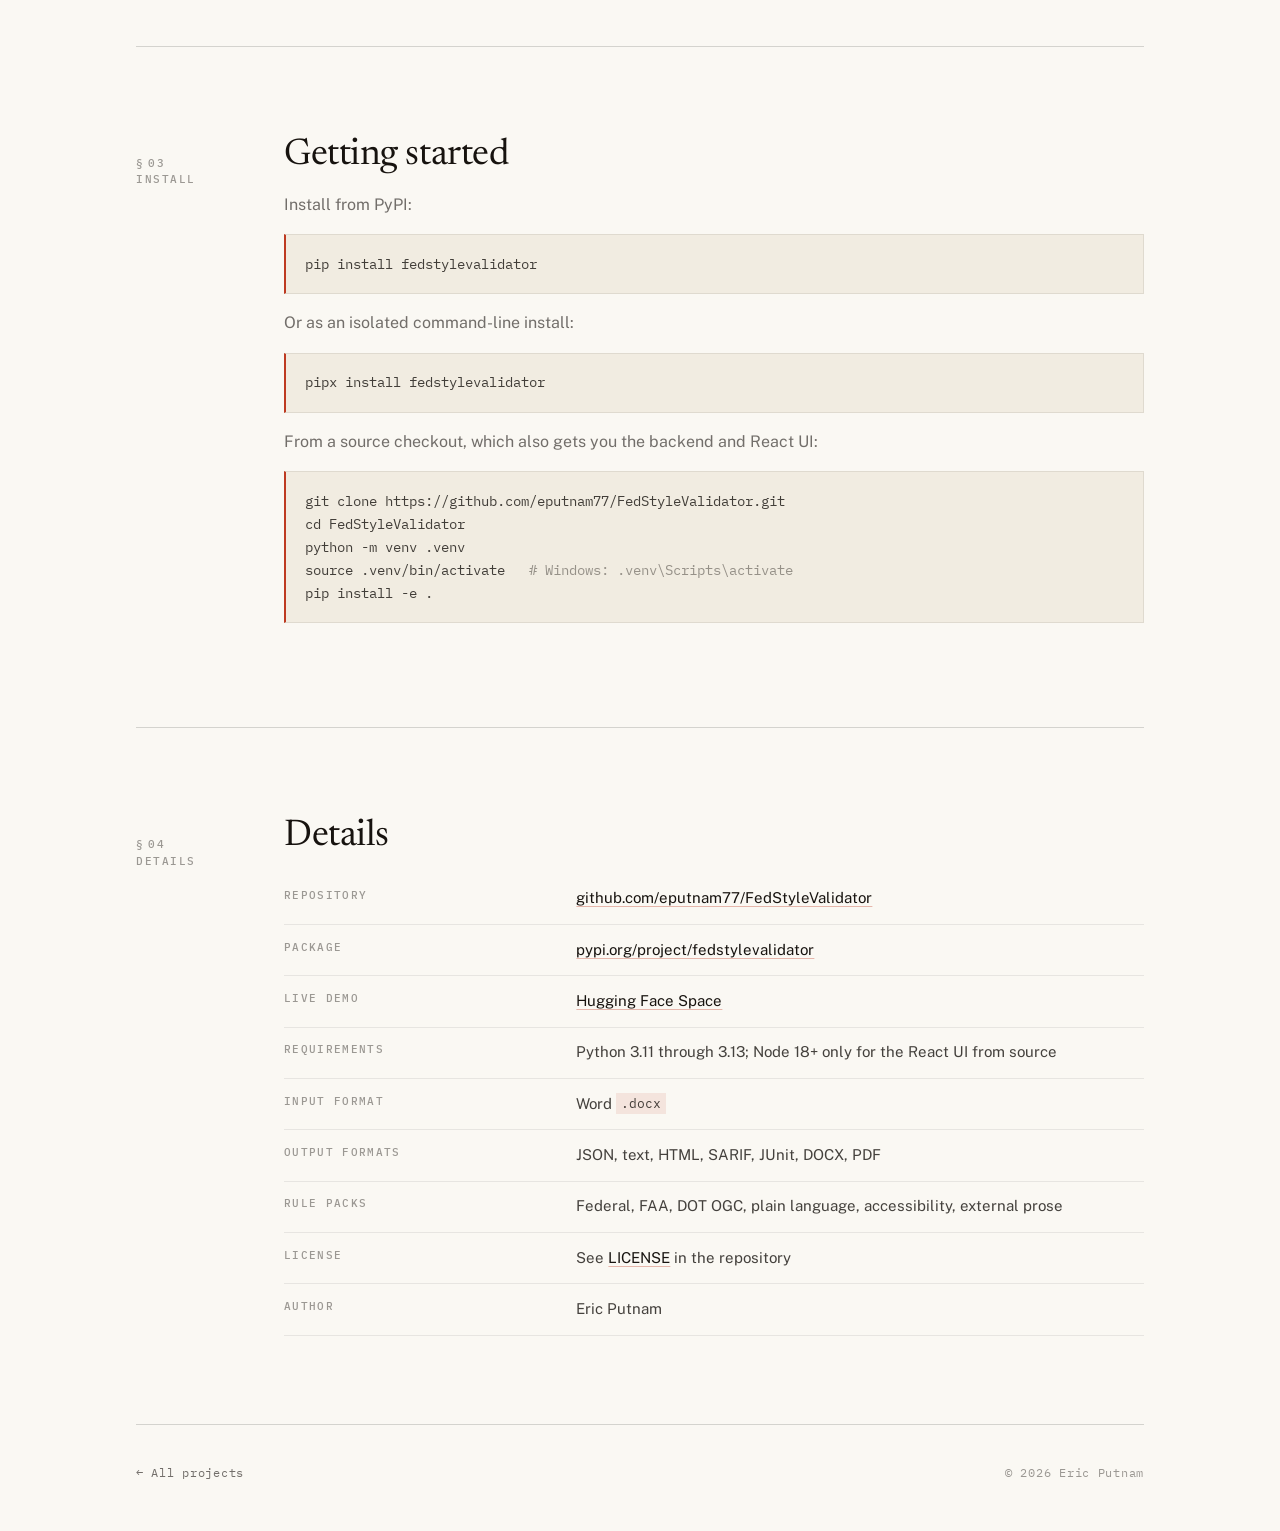
<file: projects/fedstylevalidator/index.html>
<!DOCTYPE html>
<html lang="en">
<head>
<meta charset="UTF-8">
<meta name="viewport" content="width=device-width, initial-scale=1">

<title>FedStyleValidator — Check Word Documents Against Federal Writing Standards</title>
<meta name="description" content="Federal Style Validator (FSV) is an open-source tool that checks Word (.docx) documents against federal writing, formatting, accessibility, and terminology rules. Rule packs for federal, FAA, DOT OGC, plain language, and accessibility. Try the live browser demo, or run the CLI for JSON, SARIF, and JUnit reports.">
<link rel="canonical" href="https://eputnam77.github.io/projects/fedstylevalidator/">
<meta name="author" content="Eric Putnam">
<meta name="robots" content="index, follow, max-snippet:-1, max-image-preview:large">

<meta property="og:type" content="article">
<meta property="og:site_name" content="Eric Putnam">
<meta property="og:title" content="FedStyleValidator — Check Word Documents Against Federal Writing Standards">
<meta property="og:description" content="Open-source checker for federal writing, formatting, accessibility, and terminology rules in Word documents. Try the live demo in your browser.">
<meta property="og:url" content="https://eputnam77.github.io/projects/fedstylevalidator/">
<meta name="twitter:card" content="summary_large_image">

<link rel="icon" href="data:image/svg+xml,%3Csvg xmlns='http://www.w3.org/2000/svg' viewBox='0 0 32 32'%3E%3Crect width='32' height='32' fill='%23FAF8F3'/%3E%3Cpath d='M7 9h18M7 15h18M7 21h11' stroke='%2317130F' stroke-width='2'/%3E%3Cpath d='M20 24l9-9' stroke='%23BE3A21' stroke-width='2.5'/%3E%3C/svg%3E">

<link rel="preconnect" href="https://fonts.googleapis.com">
<link rel="preconnect" href="https://fonts.gstatic.com" crossorigin>
<link href="https://fonts.googleapis.com/css2?family=Newsreader:ital,opsz,wght@0,6..72,300;0,6..72,400;1,6..72,300;1,6..72,400&family=Public+Sans:wght@400;600&family=IBM+Plex+Mono:wght@400;500&display=swap" rel="stylesheet">
<link rel="stylesheet" href="/assets/site.css">

<script type="application/ld+json">
{
  "@context": "https://schema.org",
  "@graph": [
    {
      "@type": "SoftwareApplication",
      "@id": "https://eputnam77.github.io/projects/fedstylevalidator/#software",
      "name": "FedStyleValidator",
      "alternateName": ["Federal Style Validator", "FSV"],
      "url": "https://eputnam77.github.io/projects/fedstylevalidator/",
      "description": "Open-source tool that checks Word documents against federal writing, formatting, accessibility, and terminology rules. Scans Advisory Circulars, Orders, and other federal documents before review or publication, reporting issues by category and severity with machine-readable output for automation.",
      "applicationCategory": "DeveloperApplication",
      "applicationSubCategory": "Documentation linting and style checking",
      "operatingSystem": "Linux, macOS, Windows",
      "programmingLanguage": "Python",
      "codeRepository": "https://github.com/eputnam77/FedStyleValidator",
      "downloadUrl": "https://pypi.org/project/fedstylevalidator/",
      "installUrl": "https://pypi.org/project/fedstylevalidator/",
      "sameAs": "https://huggingface.co/spaces/Hoctar77/fedstylevalidator",
      "softwareRequirements": "Python 3.11 through 3.13",
      "isAccessibleForFree": true,
      "offers": { "@type": "Offer", "price": "0", "priceCurrency": "USD" },
      "author": { "@id": "https://eputnam77.github.io/#person" },
      "featureList": [
        "Command-line tool for local and batch document checks",
        "Rule packs for federal, FAA, DOT OGC, plain language, and accessibility",
        "External prose checks",
        "FastAPI backend and React UI for source checkouts",
        "JSON, text, HTML, SARIF, JUnit, DOCX, and PDF reports",
        "Issue reporting by category and severity",
        "Document metadata reporting"
      ]
    },
    {
      "@type": "BreadcrumbList",
      "itemListElement": [
        { "@type": "ListItem", "position": 1, "name": "Projects", "item": "https://eputnam77.github.io/" },
        { "@type": "ListItem", "position": 2, "name": "FedStyleValidator", "item": "https://eputnam77.github.io/projects/fedstylevalidator/" }
      ]
    },
    {
      "@type": "FAQPage",
      "mainEntity": [
        {
          "@type": "Question",
          "name": "What does FedStyleValidator check?",
          "acceptedAnswer": {
            "@type": "Answer",
            "text": "FedStyleValidator checks Word (.docx) documents against federal writing, formatting, accessibility, and terminology rules. It ships built-in rule packs for federal, FAA, DOT OGC, plain language, accessibility, and external prose checks, and reports issues by category and severity."
          }
        },
        {
          "@type": "Question",
          "name": "Can I try FedStyleValidator without installing it?",
          "acceptedAnswer": {
            "@type": "Answer",
            "text": "Yes. A live demo runs in the browser as a Hugging Face Space at https://huggingface.co/spaces/Hoctar77/fedstylevalidator, so you can check a document without installing Python or the package."
          }
        },
        {
          "@type": "Question",
          "name": "What file formats does FedStyleValidator support?",
          "acceptedAnswer": {
            "@type": "Answer",
            "text": "DOCX is the primary supported input format. The CLI and API document checker expect .docx files. Adapter workflows can normalize findings from other tools into the canonical FSV schema."
          }
        },
        {
          "@type": "Question",
          "name": "Can FedStyleValidator run in a CI pipeline?",
          "acceptedAnswer": {
            "@type": "Answer",
            "text": "Yes. It produces machine-readable output including JSON, SARIF, and JUnit formats, which lets document checks run as part of an automated build the same way code linting does."
          }
        },
        {
          "@type": "Question",
          "name": "Is FedStyleValidator affiliated with the FAA or the U.S. Government?",
          "acceptedAnswer": {
            "@type": "Answer",
            "text": "No. It is an independent open-source project and is not an official product of, affiliated with, endorsed by, or sponsored by the U.S. Government, the FAA, or any agency."
          }
        }
      ]
    }
  ]
}
</script>
</head>
<body>

<a class="skip" href="#main">Skip to content</a>

<div class="shell">
  <header class="masthead">
    <a class="masthead__id" href="/"><b>Eric Putnam</b></a>
    <nav aria-label="Primary">
      <a href="/">&larr; All projects</a>
      <a href="https://github.com/eputnam77/FedStyleValidator" rel="noopener">Repository</a>
    </nav>
  </header>

  <main id="main">

    <!-- ============ Hero ============ -->
    <section class="band band--open" aria-labelledby="title">
      <div class="spread">
        <p class="margin-note rise" data-d="1">Project 02<br>Python<br>Live demo</p>
        <div>
          <h1 class="display rise" id="title" data-d="1">FedStyle<wbr>Validator</h1>
          <div class="changebar rise" data-d="2">
            <p class="lede">
              Checks Word documents against federal writing, formatting, accessibility, and
              terminology rules &mdash; <em style="font-style:italic;color:var(--mark)">before</em>
              they reach review.
            </p>
          </div>

          <ul class="actions rise" data-d="3">
            <li><a class="btn btn--mark" href="https://huggingface.co/spaces/Hoctar77/fedstylevalidator" rel="noopener">Try the live demo <span class="btn__arrow">&rarr;</span></a></li>
            <li><a class="btn" href="https://github.com/eputnam77/FedStyleValidator" rel="noopener">View on GitHub</a></li>
            <li><a class="btn" href="https://pypi.org/project/fedstylevalidator/" rel="noopener">PyPI package</a></li>
          </ul>

          <p class="note rise" data-d="4">
            <strong>Independent project.</strong> Not an official product of, affiliated with,
            endorsed by, or sponsored by the U.S. Government, the FAA, or any agency.
          </p>
        </div>
      </div>
    </section>

    <!-- ============ What ============ -->
    <section class="band" aria-labelledby="what-title">
      <div class="spread">
        <p class="margin-note">&sect;&thinsp;01<br>Overview</p>
        <div>
          <h2 class="section-title" id="what-title">What it does</h2>
          <div class="prose">
            <p>
              Use FSV to scan Advisory Circulars, Orders, and other federal documents before
              review or publication. It reports issues by category and severity, includes
              document metadata, and can produce machine-readable output for automation.
            </p>
            <p>
              The point is to move style enforcement out of the reviewer&rsquo;s head and into
              something repeatable. A style guide that lives only in a PDF gets applied
              inconsistently; encoded as rule packs with severities, it can run on every
              draft, every time &mdash; or in a build pipeline.
            </p>
          </div>
        </div>
      </div>
    </section>

    <!-- ============ Capabilities ============ -->
    <section class="band" aria-labelledby="caps-title">
      <div class="spread">
        <p class="margin-note">&sect;&thinsp;02<br>Capabilities</p>
        <div>
          <h2 class="section-title" id="caps-title">What ships with it</h2>
          <ul class="caps" style="margin-top: 2rem;">
            <li>
              <h3>Command-line tool</h3>
              <p>For local and batch document checks across a directory of drafts.</p>
            </li>
            <li>
              <h3>Built-in rule packs</h3>
              <p>
                Federal, FAA, DOT OGC, plain language, accessibility, and external prose
                checks.
              </p>
            </li>
            <li>
              <h3>Backend and UI</h3>
              <p>
                A FastAPI backend and React interface, available in source-checkout
                deployments.
              </p>
            </li>
            <li>
              <h3>Report formats</h3>
              <p>
                JSON, text, HTML, SARIF, JUnit, DOCX, and PDF &mdash; so findings land wherever
                your process already looks.
              </p>
            </li>
          </ul>

          <p class="note">
            <strong>Packaging note.</strong> The PyPI package installs the
            <code>fedstylevalidator</code> Python modules, CLI entry point, and built-in rule
            packs. The repository-local backend and frontend apps are source-checkout
            workflows.
          </p>
        </div>
      </div>
    </section>

    <!-- ============ Install ============ -->
    <section class="band" aria-labelledby="install-title">
      <div class="spread">
        <p class="margin-note">&sect;&thinsp;03<br>Install</p>
        <div>
          <h2 class="section-title" id="install-title">Getting started</h2>
          <p class="prose" style="color: var(--ink-60); font-size: 16px; margin-bottom: 1rem;">
            Install from PyPI:
          </p>
          <pre><code>pip install fedstylevalidator</code></pre>
          <p class="prose" style="color: var(--ink-60); font-size: 16px; margin-bottom: 1rem;">
            Or as an isolated command-line install:
          </p>
          <pre><code>pipx install fedstylevalidator</code></pre>
          <p class="prose" style="color: var(--ink-60); font-size: 16px; margin-bottom: 1rem;">
            From a source checkout, which also gets you the backend and React UI:
          </p>
          <pre><code>git clone https://github.com/eputnam77/FedStyleValidator.git
cd FedStyleValidator
python -m venv .venv
source .venv/bin/activate   <span class="c"># Windows: .venv\Scripts\activate</span>
pip install -e .</code></pre>
        </div>
      </div>
    </section>

    <!-- ============ Spec ============ -->
    <section class="band" aria-labelledby="spec-title">
      <div class="spread">
        <p class="margin-note">&sect;&thinsp;04<br>Details</p>
        <div>
          <h2 class="section-title" id="spec-title">Details</h2>
          <div class="table-scroll">
            <table class="spec-table">
              <tbody>
                <tr><th scope="row">Repository</th><td><a href="https://github.com/eputnam77/FedStyleValidator" rel="noopener">github.com/eputnam77/FedStyleValidator</a></td></tr>
                <tr><th scope="row">Package</th><td><a href="https://pypi.org/project/fedstylevalidator/" rel="noopener">pypi.org/project/fedstylevalidator</a></td></tr>
                <tr><th scope="row">Live demo</th><td><a href="https://huggingface.co/spaces/Hoctar77/fedstylevalidator" rel="noopener">Hugging Face Space</a></td></tr>
                <tr><th scope="row">Requirements</th><td>Python 3.11 through 3.13; Node 18+ only for the React UI from source</td></tr>
                <tr><th scope="row">Input format</th><td>Word <code>.docx</code></td></tr>
                <tr><th scope="row">Output formats</th><td>JSON, text, HTML, SARIF, JUnit, DOCX, PDF</td></tr>
                <tr><th scope="row">Rule packs</th><td>Federal, FAA, DOT OGC, plain language, accessibility, external prose</td></tr>
                <tr><th scope="row">License</th><td>See <a href="https://github.com/eputnam77/FedStyleValidator/blob/main/LICENSE" rel="noopener">LICENSE</a> in the repository</td></tr>
                <tr><th scope="row">Author</th><td>Eric Putnam</td></tr>
              </tbody>
            </table>
          </div>
        </div>
      </div>
    </section>

  </main>

  <footer class="foot">
    <span><a href="/">&larr; All projects</a></span>
    <span>&copy; 2026 Eric Putnam</span>
  </footer>
</div>

</body>
</html>
</file>
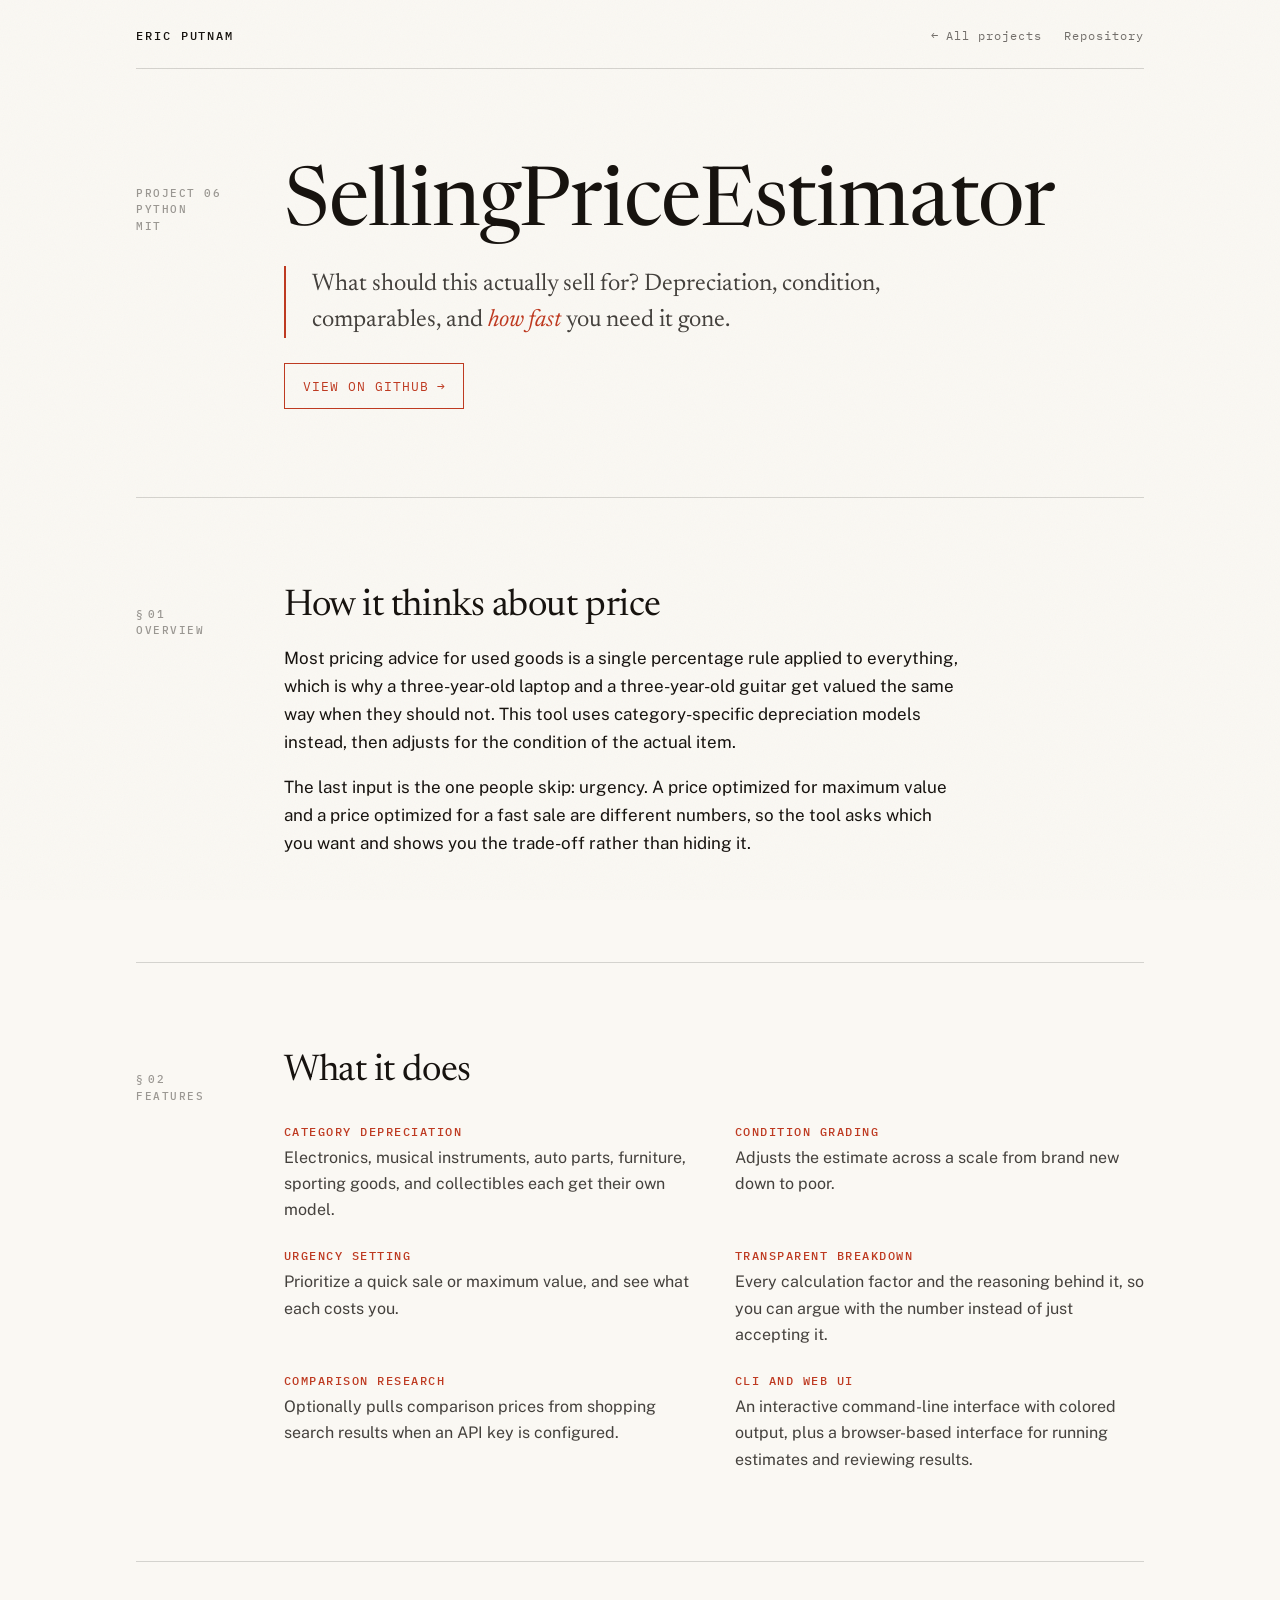
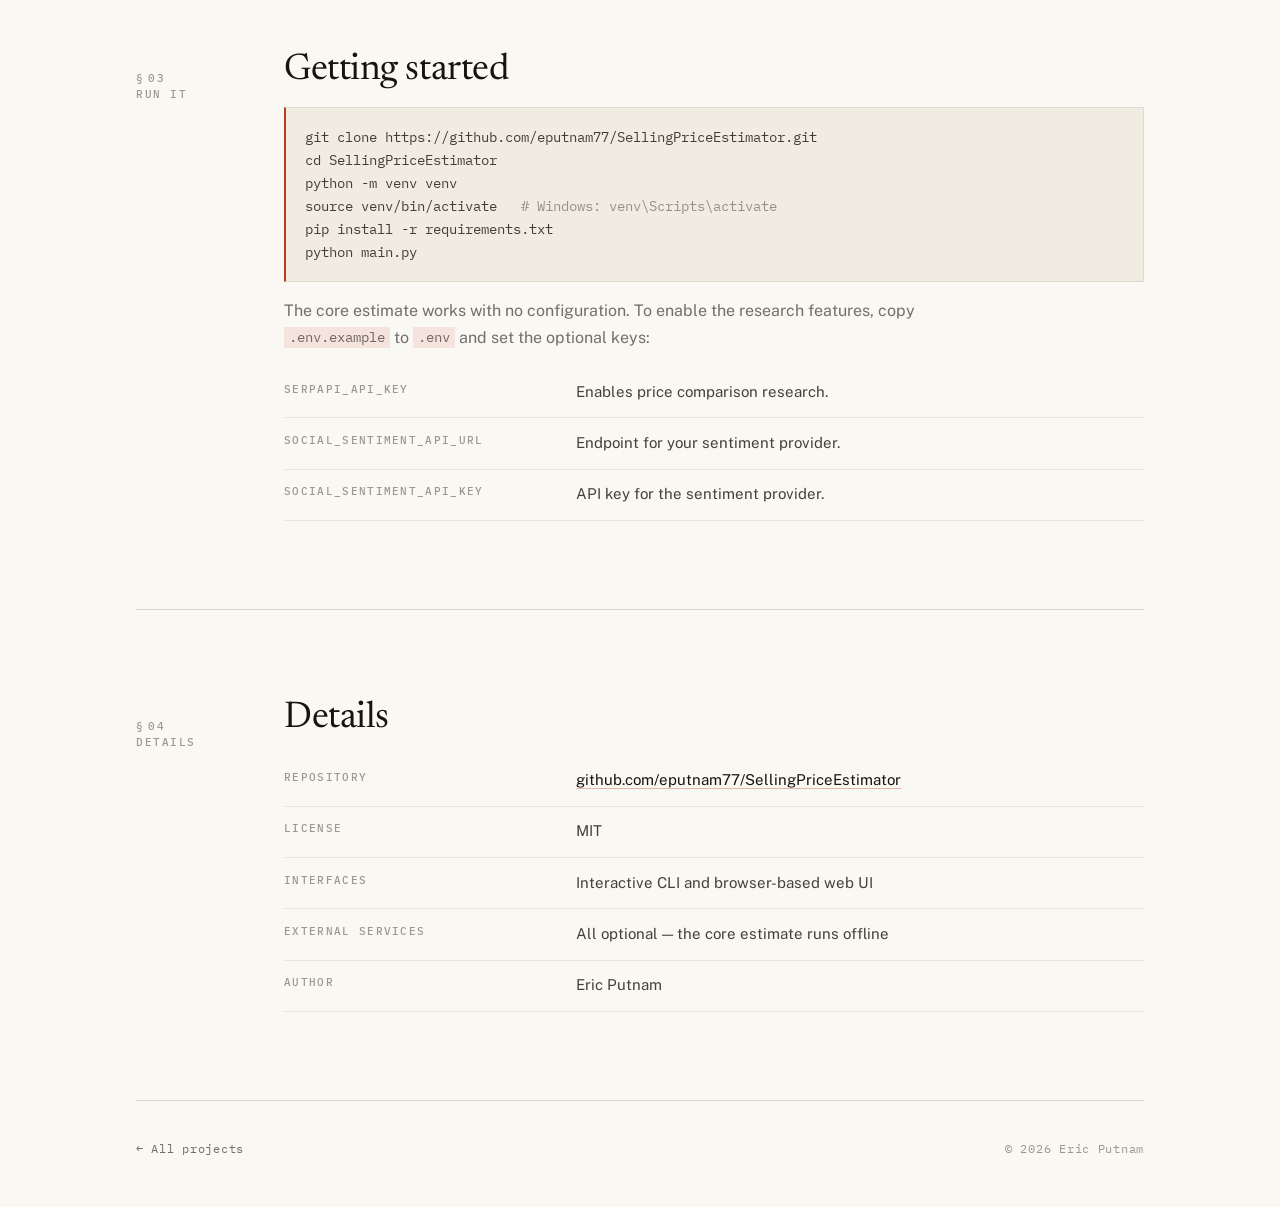
<file: projects/sellingpriceestimator/index.html>
<!DOCTYPE html>
<html lang="en">
<head>
<meta charset="UTF-8">
<meta name="viewport" content="width=device-width, initial-scale=1">

<title>SellingPriceEstimator — Work Out What a Used Item Should Sell For</title>
<meta name="description" content="SellingPriceEstimator is an open-source Python tool that estimates optimal selling prices for used items using category-specific depreciation models, item condition, optional market price comparisons, and how urgently you need to sell. CLI and web interface, MIT licensed.">
<link rel="canonical" href="https://eputnam77.github.io/projects/sellingpriceestimator/">
<meta name="author" content="Eric Putnam">
<meta name="robots" content="index, follow, max-snippet:-1, max-image-preview:large">

<meta property="og:type" content="article">
<meta property="og:site_name" content="Eric Putnam">
<meta property="og:title" content="SellingPriceEstimator — Work Out What a Used Item Should Sell For">
<meta property="og:description" content="Open-source pricing calculator using depreciation models, condition, market comparisons, and sale urgency.">
<meta property="og:url" content="https://eputnam77.github.io/projects/sellingpriceestimator/">
<meta name="twitter:card" content="summary_large_image">

<link rel="icon" href="data:image/svg+xml,%3Csvg xmlns='http://www.w3.org/2000/svg' viewBox='0 0 32 32'%3E%3Crect width='32' height='32' fill='%23FAF8F3'/%3E%3Cpath d='M7 9h18M7 15h18M7 21h11' stroke='%2317130F' stroke-width='2'/%3E%3Cpath d='M20 24l9-9' stroke='%23BE3A21' stroke-width='2.5'/%3E%3C/svg%3E">

<link rel="preconnect" href="https://fonts.googleapis.com">
<link rel="preconnect" href="https://fonts.gstatic.com" crossorigin>
<link href="https://fonts.googleapis.com/css2?family=Newsreader:ital,opsz,wght@0,6..72,300;0,6..72,400;1,6..72,300;1,6..72,400&family=Public+Sans:wght@400;600&family=IBM+Plex+Mono:wght@400;500&display=swap" rel="stylesheet">
<link rel="stylesheet" href="/assets/site.css">

<script type="application/ld+json">
{
  "@context": "https://schema.org",
  "@graph": [
    {
      "@type": "SoftwareApplication",
      "@id": "https://eputnam77.github.io/projects/sellingpriceestimator/#software",
      "name": "SellingPriceEstimator",
      "alternateName": "Item Pricing Calculator",
      "url": "https://eputnam77.github.io/projects/sellingpriceestimator/",
      "description": "A Python application that helps determine optimal selling prices for used items based on category-specific depreciation models, item condition, market price comparisons, and sale urgency. Includes an interactive command-line interface and a browser-based UI.",
      "applicationCategory": "FinanceApplication",
      "applicationSubCategory": "Pricing calculator",
      "operatingSystem": "Linux, macOS, Windows",
      "programmingLanguage": "Python",
      "license": "https://opensource.org/licenses/MIT",
      "codeRepository": "https://github.com/eputnam77/SellingPriceEstimator",
      "softwareRequirements": "Python",
      "isAccessibleForFree": true,
      "offers": { "@type": "Offer", "price": "0", "priceCurrency": "USD" },
      "author": { "@id": "https://eputnam77.github.io/#person" },
      "featureList": [
        "Category-specific depreciation models",
        "Condition-based price adjustment from brand new to poor",
        "Sale urgency options trading speed against value",
        "Optional market price comparison research via shopping search results",
        "Transparent breakdown of calculation factors and reasoning",
        "Interactive command-line interface with colored output",
        "Browser-based web interface",
        "Optional social sentiment snapshot"
      ]
    },
    {
      "@type": "BreadcrumbList",
      "itemListElement": [
        { "@type": "ListItem", "position": 1, "name": "Projects", "item": "https://eputnam77.github.io/" },
        { "@type": "ListItem", "position": 2, "name": "SellingPriceEstimator", "item": "https://eputnam77.github.io/projects/sellingpriceestimator/" }
      ]
    },
    {
      "@type": "FAQPage",
      "mainEntity": [
        {
          "@type": "Question",
          "name": "What item categories does SellingPriceEstimator support?",
          "acceptedAnswer": {
            "@type": "Answer",
            "text": "It supports several categories with their own depreciation models, including electronics, musical instruments, auto parts, furniture, sporting goods, and collectibles."
          }
        },
        {
          "@type": "Question",
          "name": "Does SellingPriceEstimator need API keys?",
          "acceptedAnswer": {
            "@type": "Answer",
            "text": "No. The core estimate runs entirely offline from the depreciation models. API keys are optional and only enable the extra research features: a SerpAPI key turns on market price comparison, and a social sentiment provider URL and key turn on the sentiment snapshot."
          }
        }
      ]
    }
  ]
}
</script>
</head>
<body>

<a class="skip" href="#main">Skip to content</a>

<div class="shell">
  <header class="masthead">
    <a class="masthead__id" href="/"><b>Eric Putnam</b></a>
    <nav aria-label="Primary">
      <a href="/">&larr; All projects</a>
      <a href="https://github.com/eputnam77/SellingPriceEstimator" rel="noopener">Repository</a>
    </nav>
  </header>

  <main id="main">

    <!-- ============ Hero ============ -->
    <section class="band band--open" aria-labelledby="title">
      <div class="spread">
        <p class="margin-note rise" data-d="1">Project 06<br>Python<br>MIT</p>
        <div>
          <h1 class="display rise" id="title" data-d="1">SellingPrice<wbr>Estimator</h1>
          <div class="changebar rise" data-d="2">
            <p class="lede">
              What should this actually sell for? Depreciation, condition, comparables, and
              <em style="font-style:italic;color:var(--mark)">how fast</em> you need it gone.
            </p>
          </div>

          <ul class="actions rise" data-d="3">
            <li><a class="btn btn--mark" href="https://github.com/eputnam77/SellingPriceEstimator" rel="noopener">View on GitHub <span class="btn__arrow">&rarr;</span></a></li>
            <!-- TODO: uncomment when the SellingPriceEstimator Space is public.
                 Confirm the slug first: huggingface.co/spaces/Hoctar77/sellingpriceestimator
                 Also add a Live demo row to the Details table, set the
                 margin note to "Live demo", and add "sameAs" to the JSON-LD.
            <li><a class="btn btn--mark" href="https://huggingface.co/spaces/Hoctar77/sellingpriceestimator" rel="noopener">Try the live demo <span class="btn__arrow">&rarr;</span></a></li>
            -->
          </ul>
        </div>
      </div>
    </section>

    <!-- ============ What ============ -->
    <section class="band" aria-labelledby="what-title">
      <div class="spread">
        <p class="margin-note">&sect;&thinsp;01<br>Overview</p>
        <div>
          <h2 class="section-title" id="what-title">How it thinks about price</h2>
          <div class="prose">
            <p>
              Most pricing advice for used goods is a single percentage rule applied to
              everything, which is why a three-year-old laptop and a three-year-old guitar get
              valued the same way when they should not. This tool uses category-specific
              depreciation models instead, then adjusts for the condition of the actual item.
            </p>
            <p>
              The last input is the one people skip: urgency. A price optimized for maximum
              value and a price optimized for a fast sale are different numbers, so the tool
              asks which you want and shows you the trade-off rather than hiding it.
            </p>
          </div>
        </div>
      </div>
    </section>

    <!-- ============ Capabilities ============ -->
    <section class="band" aria-labelledby="caps-title">
      <div class="spread">
        <p class="margin-note">&sect;&thinsp;02<br>Features</p>
        <div>
          <h2 class="section-title" id="caps-title">What it does</h2>
          <ul class="caps" style="margin-top: 2rem;">
            <li>
              <h3>Category depreciation</h3>
              <p>
                Electronics, musical instruments, auto parts, furniture, sporting goods, and
                collectibles each get their own model.
              </p>
            </li>
            <li>
              <h3>Condition grading</h3>
              <p>Adjusts the estimate across a scale from brand new down to poor.</p>
            </li>
            <li>
              <h3>Urgency setting</h3>
              <p>Prioritize a quick sale or maximum value, and see what each costs you.</p>
            </li>
            <li>
              <h3>Transparent breakdown</h3>
              <p>
                Every calculation factor and the reasoning behind it, so you can argue with
                the number instead of just accepting it.
              </p>
            </li>
            <li>
              <h3>Comparison research</h3>
              <p>
                Optionally pulls comparison prices from shopping search results when an API
                key is configured.
              </p>
            </li>
            <li>
              <h3>CLI and web UI</h3>
              <p>
                An interactive command-line interface with colored output, plus a
                browser-based interface for running estimates and reviewing results.
              </p>
            </li>
          </ul>
        </div>
      </div>
    </section>

    <!-- ============ Run ============ -->
    <section class="band" aria-labelledby="run-title">
      <div class="spread">
        <p class="margin-note">&sect;&thinsp;03<br>Run it</p>
        <div>
          <h2 class="section-title" id="run-title">Getting started</h2>
          <pre><code>git clone https://github.com/eputnam77/SellingPriceEstimator.git
cd SellingPriceEstimator
python -m venv venv
source venv/bin/activate   <span class="c"># Windows: venv\Scripts\activate</span>
pip install -r requirements.txt
python main.py</code></pre>
          <p class="prose" style="color: var(--ink-60); font-size: 16px;">
            The core estimate works with no configuration. To enable the research features,
            copy <code>.env.example</code> to <code>.env</code> and set the optional keys:
          </p>
          <div class="table-scroll">
            <table class="spec-table">
              <tbody>
                <tr><th scope="row">SERPAPI_API_KEY</th><td>Enables price comparison research.</td></tr>
                <tr><th scope="row">SOCIAL_SENTIMENT_API_URL</th><td>Endpoint for your sentiment provider.</td></tr>
                <tr><th scope="row">SOCIAL_SENTIMENT_API_KEY</th><td>API key for the sentiment provider.</td></tr>
              </tbody>
            </table>
          </div>
        </div>
      </div>
    </section>

    <!-- ============ Spec ============ -->
    <section class="band" aria-labelledby="spec-title">
      <div class="spread">
        <p class="margin-note">&sect;&thinsp;04<br>Details</p>
        <div>
          <h2 class="section-title" id="spec-title">Details</h2>
          <div class="table-scroll">
            <table class="spec-table">
              <tbody>
                <tr><th scope="row">Repository</th><td><a href="https://github.com/eputnam77/SellingPriceEstimator" rel="noopener">github.com/eputnam77/SellingPriceEstimator</a></td></tr>
                <tr><th scope="row">License</th><td>MIT</td></tr>
                <tr><th scope="row">Interfaces</th><td>Interactive CLI and browser-based web UI</td></tr>
                <tr><th scope="row">External services</th><td>All optional &mdash; the core estimate runs offline</td></tr>
                <tr><th scope="row">Author</th><td>Eric Putnam</td></tr>
              </tbody>
            </table>
          </div>
        </div>
      </div>
    </section>

  </main>

  <footer class="foot">
    <span><a href="/">&larr; All projects</a></span>
    <span>&copy; 2026 Eric Putnam</span>
  </footer>
</div>

</body>
</html>
</file>
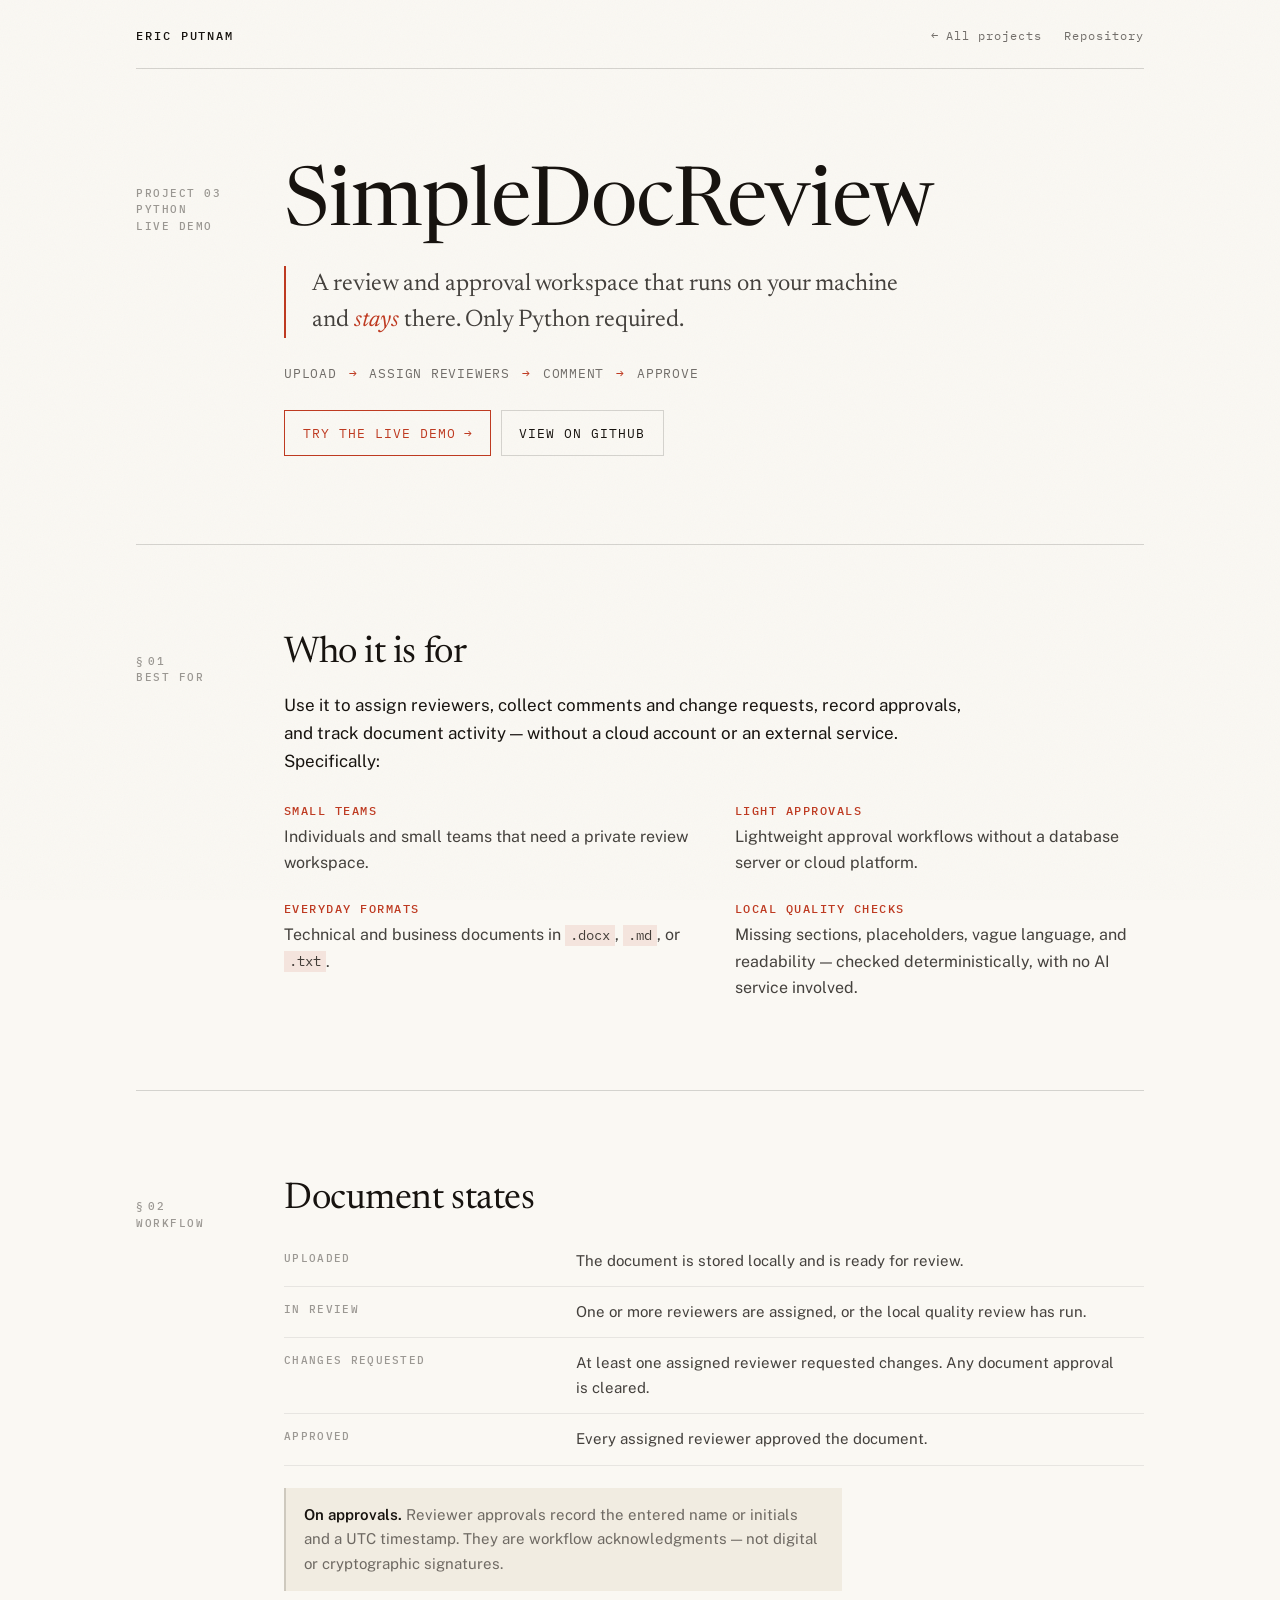
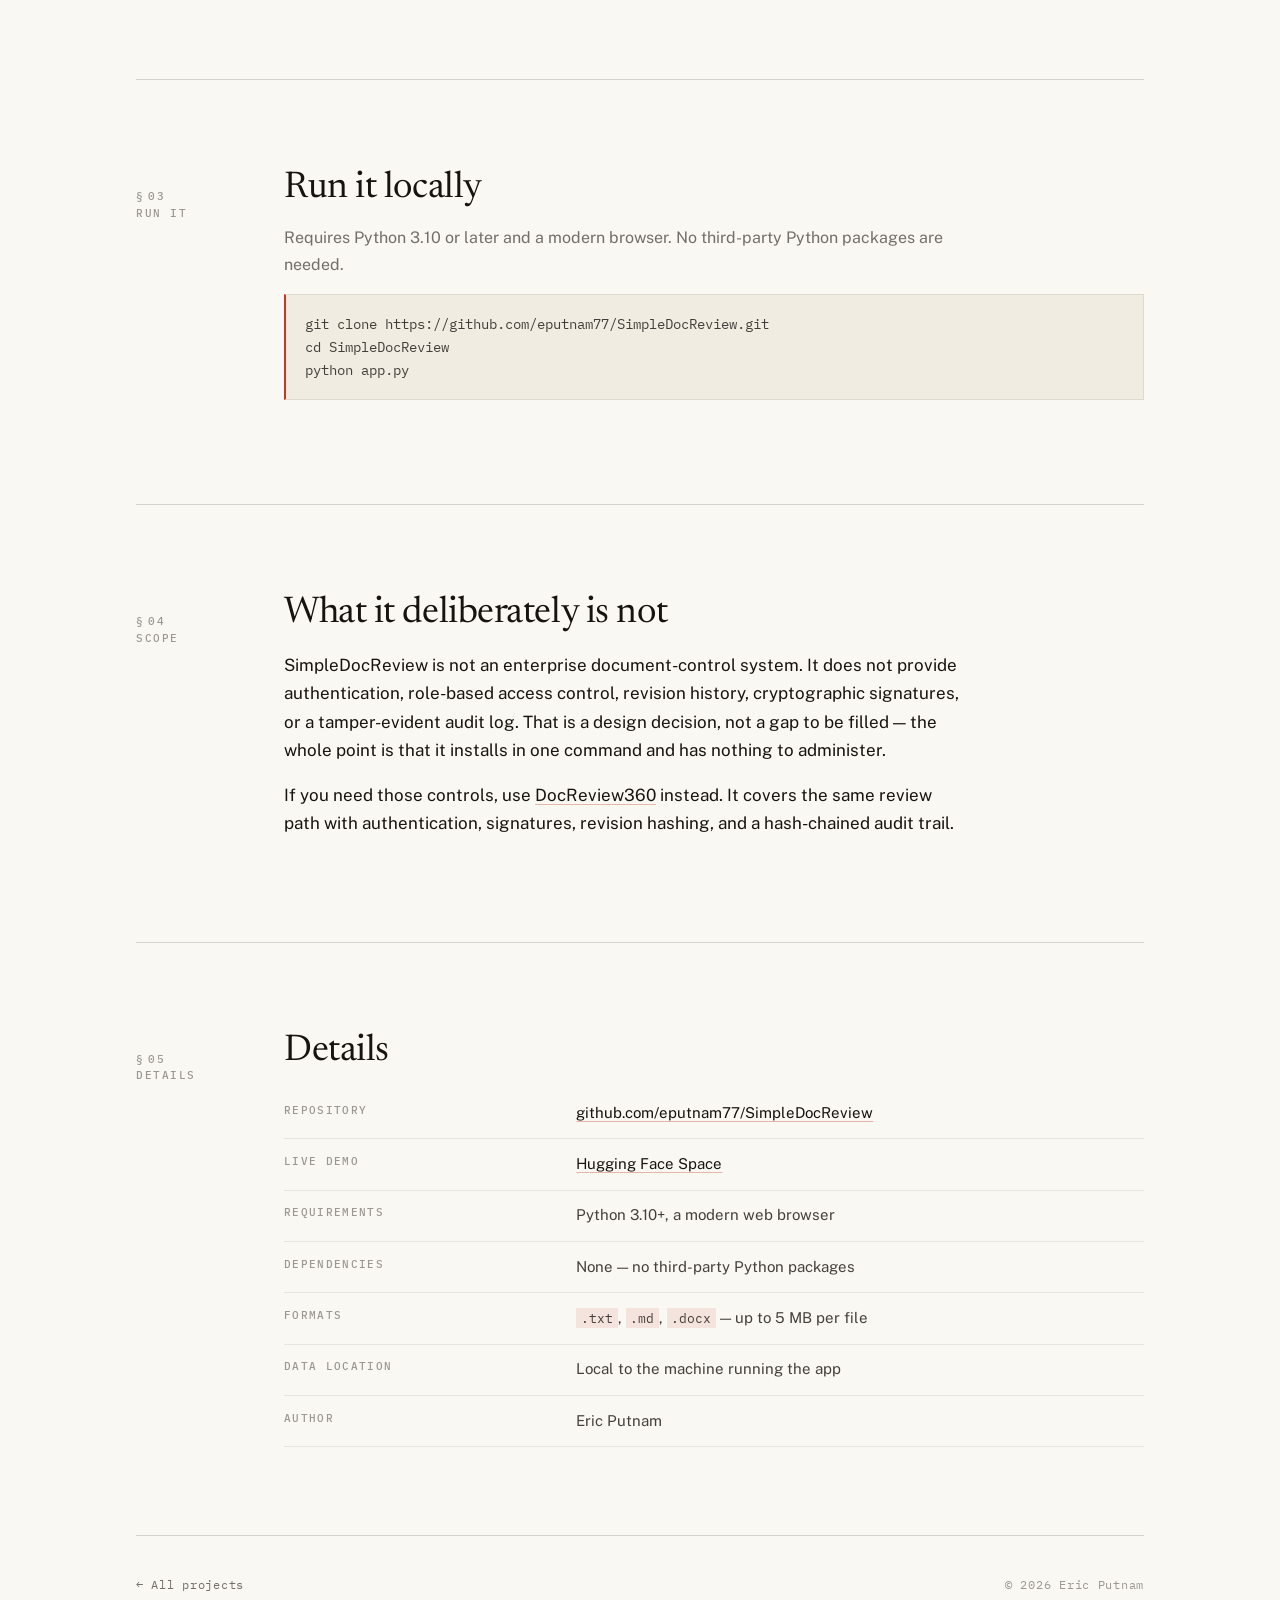
<file: projects/simpledocreview/index.html>
<!DOCTYPE html>
<html lang="en">
<head>
<meta charset="UTF-8">
<meta name="viewport" content="width=device-width, initial-scale=1">

<title>SimpleDocReview — Local-First Document Review and Approval Tool</title>
<meta name="description" content="SimpleDocReview is a lightweight, self-hosted document review and approval tool for DOCX, Markdown, and text files. It runs on your own computer, keeps documents and review data local, and requires only Python with no third-party packages.">
<link rel="canonical" href="https://eputnam77.github.io/projects/simpledocreview/">
<meta name="author" content="Eric Putnam">
<meta name="robots" content="index, follow, max-snippet:-1, max-image-preview:large">

<meta property="og:type" content="article">
<meta property="og:site_name" content="Eric Putnam">
<meta property="og:title" content="SimpleDocReview — Local-First Document Review and Approval Tool">
<meta property="og:description" content="A lightweight, local-first document review and approval tool for DOCX, Markdown, and text files. Requires only Python.">
<meta property="og:url" content="https://eputnam77.github.io/projects/simpledocreview/">
<meta name="twitter:card" content="summary_large_image">

<link rel="icon" href="data:image/svg+xml,%3Csvg xmlns='http://www.w3.org/2000/svg' viewBox='0 0 32 32'%3E%3Crect width='32' height='32' fill='%23FAF8F3'/%3E%3Cpath d='M7 9h18M7 15h18M7 21h11' stroke='%2317130F' stroke-width='2'/%3E%3Cpath d='M20 24l9-9' stroke='%23BE3A21' stroke-width='2.5'/%3E%3C/svg%3E">

<link rel="preconnect" href="https://fonts.googleapis.com">
<link rel="preconnect" href="https://fonts.gstatic.com" crossorigin>
<link href="https://fonts.googleapis.com/css2?family=Newsreader:ital,opsz,wght@0,6..72,300;0,6..72,400;1,6..72,300;1,6..72,400&family=Public+Sans:wght@400;600&family=IBM+Plex+Mono:wght@400;500&display=swap" rel="stylesheet">
<link rel="stylesheet" href="/assets/site.css">

<script type="application/ld+json">
{
  "@context": "https://schema.org",
  "@graph": [
    {
      "@type": "SoftwareApplication",
      "@id": "https://eputnam77.github.io/projects/simpledocreview/#software",
      "name": "SimpleDocReview",
      "url": "https://eputnam77.github.io/projects/simpledocreview/",
      "description": "A lightweight, self-hosted document review and approval tool for DOCX, Markdown, and text files. It runs on your computer, keeps documents and review data local, and requires only Python with no third-party packages. Assign reviewers, collect comments and change requests, record approvals, and track document activity without a cloud account.",
      "applicationCategory": "BusinessApplication",
      "applicationSubCategory": "Document review and approval",
      "operatingSystem": "Linux, macOS, Windows",
      "programmingLanguage": "Python",
      "codeRepository": "https://github.com/eputnam77/SimpleDocReview",
      "sameAs": "https://huggingface.co/spaces/Hoctar77/SimpleDocReview",
      "softwareRequirements": "Python 3.10 or later; a modern web browser. No third-party Python packages required.",
      "isAccessibleForFree": true,
      "offers": { "@type": "Offer", "price": "0", "priceCurrency": "USD" },
      "author": { "@id": "https://eputnam77.github.io/#person" },
      "featureList": [
        "Upload .txt, .md, and .docx files up to 5 MB",
        "Extract and preview readable text locally",
        "Deterministic document-quality checks with no AI service",
        "Reviewer directory and per-document reviewer assignment",
        "Reviewer comments, change requests, and approvals with timestamps",
        "Require approval from every assigned reviewer",
        "Queued in-app notifications with copyable message text",
        "Timestamped document activity timeline",
        "Download the original uploaded file"
      ]
    },
    {
      "@type": "BreadcrumbList",
      "itemListElement": [
        { "@type": "ListItem", "position": 1, "name": "Projects", "item": "https://eputnam77.github.io/" },
        { "@type": "ListItem", "position": 2, "name": "SimpleDocReview", "item": "https://eputnam77.github.io/projects/simpledocreview/" }
      ]
    },
    {
      "@type": "FAQPage",
      "mainEntity": [
        {
          "@type": "Question",
          "name": "What is SimpleDocReview?",
          "acceptedAnswer": {
            "@type": "Answer",
            "text": "SimpleDocReview is a lightweight, self-hosted document review and approval tool for DOCX, Markdown, and text files. It runs locally, keeps documents and review data on your machine, and requires only Python with no third-party packages."
          }
        },
        {
          "@type": "Question",
          "name": "Does SimpleDocReview require a cloud account or a database server?",
          "acceptedAnswer": {
            "@type": "Answer",
            "text": "No. It runs on your own computer, needs only Python 3.10 or later and a web browser, and does not use a database server, a cloud account, or an external service."
          }
        },
        {
          "@type": "Question",
          "name": "Can I try SimpleDocReview without installing it?",
          "acceptedAnswer": {
            "@type": "Answer",
            "text": "Yes. A live demo runs in the browser as a Hugging Face Space at https://huggingface.co/spaces/Hoctar77/SimpleDocReview, so you can try the review workflow without installing Python."
          }
        },
        {
          "@type": "Question",
          "name": "What are the limits of SimpleDocReview?",
          "acceptedAnswer": {
            "@type": "Answer",
            "text": "SimpleDocReview is not an enterprise document-control system. It does not provide authentication, role-based access control, revision history, cryptographic signatures, or a tamper-evident audit log. Reviewer approvals are workflow acknowledgments with a name or initials and a UTC timestamp, not digital signatures. For those capabilities, use DocReview360."
          }
        }
      ]
    }
  ]
}
</script>
</head>
<body>

<a class="skip" href="#main">Skip to content</a>

<div class="shell">
  <header class="masthead">
    <a class="masthead__id" href="/"><b>Eric Putnam</b></a>
    <nav aria-label="Primary">
      <a href="/">&larr; All projects</a>
      <a href="https://github.com/eputnam77/SimpleDocReview" rel="noopener">Repository</a>
    </nav>
  </header>

  <main id="main">

    <!-- ============ Hero ============ -->
    <section class="band band--open" aria-labelledby="title">
      <div class="spread">
        <p class="margin-note rise" data-d="1">Project 03<br>Python<br>Live demo</p>
        <div>
          <h1 class="display rise" id="title" data-d="1">SimpleDoc<wbr>Review</h1>
          <div class="changebar rise" data-d="2">
            <p class="lede">
              A review and approval workspace that runs on your machine and
              <em style="font-style:italic;color:var(--mark)">stays</em> there.
              Only Python required.
            </p>
          </div>

          <ol class="flow rise" data-d="3" aria-label="Review workflow">
            <li>Upload</li><li>Assign reviewers</li><li>Comment</li><li>Approve</li>
          </ol>

          <ul class="actions rise" data-d="4">
            <li><a class="btn btn--mark" href="https://huggingface.co/spaces/Hoctar77/SimpleDocReview" rel="noopener">Try the live demo <span class="btn__arrow">&rarr;</span></a></li>
            <li><a class="btn" href="https://github.com/eputnam77/SimpleDocReview" rel="noopener">View on GitHub</a></li>
          </ul>
        </div>
      </div>
    </section>

    <!-- ============ Who ============ -->
    <section class="band" aria-labelledby="who-title">
      <div class="spread">
        <p class="margin-note">&sect;&thinsp;01<br>Best for</p>
        <div>
          <h2 class="section-title" id="who-title">Who it is for</h2>
          <div class="prose">
            <p>
              Use it to assign reviewers, collect comments and change requests, record
              approvals, and track document activity &mdash; without a cloud account or an
              external service. Specifically:
            </p>
          </div>
          <ul class="caps" style="margin-top: 1.8rem;">
            <li>
              <h3>Small teams</h3>
              <p>Individuals and small teams that need a private review workspace.</p>
            </li>
            <li>
              <h3>Light approvals</h3>
              <p>Lightweight approval workflows without a database server or cloud platform.</p>
            </li>
            <li>
              <h3>Everyday formats</h3>
              <p>Technical and business documents in <code>.docx</code>, <code>.md</code>, or <code>.txt</code>.</p>
            </li>
            <li>
              <h3>Local quality checks</h3>
              <p>Missing sections, placeholders, vague language, and readability &mdash; checked deterministically, with no AI service involved.</p>
            </li>
          </ul>
        </div>
      </div>
    </section>

    <!-- ============ States ============ -->
    <section class="band" aria-labelledby="states-title">
      <div class="spread">
        <p class="margin-note">&sect;&thinsp;02<br>Workflow</p>
        <div>
          <h2 class="section-title" id="states-title">Document states</h2>
          <div class="table-scroll">
            <table class="spec-table">
              <tbody>
                <tr><th scope="row">Uploaded</th><td>The document is stored locally and is ready for review.</td></tr>
                <tr><th scope="row">In review</th><td>One or more reviewers are assigned, or the local quality review has run.</td></tr>
                <tr><th scope="row">Changes requested</th><td>At least one assigned reviewer requested changes. Any document approval is cleared.</td></tr>
                <tr><th scope="row">Approved</th><td>Every assigned reviewer approved the document.</td></tr>
              </tbody>
            </table>
          </div>
          <p class="note">
            <strong>On approvals.</strong> Reviewer approvals record the entered name or
            initials and a UTC timestamp. They are workflow acknowledgments &mdash; not digital
            or cryptographic signatures.
          </p>
        </div>
      </div>
    </section>

    <!-- ============ Run ============ -->
    <section class="band" aria-labelledby="run-title">
      <div class="spread">
        <p class="margin-note">&sect;&thinsp;03<br>Run it</p>
        <div>
          <h2 class="section-title" id="run-title">Run it locally</h2>
          <p class="prose" style="color: var(--ink-60); font-size: 16px; margin-bottom: 1rem;">
            Requires Python 3.10 or later and a modern browser. No third-party Python
            packages are needed.
          </p>
          <pre><code>git clone https://github.com/eputnam77/SimpleDocReview.git
cd SimpleDocReview
python app.py</code></pre>
        </div>
      </div>
    </section>

    <!-- ============ Boundaries ============ -->
    <section class="band" aria-labelledby="limits-title">
      <div class="spread">
        <p class="margin-note">&sect;&thinsp;04<br>Scope</p>
        <div>
          <h2 class="section-title" id="limits-title">What it deliberately is not</h2>
          <div class="prose">
            <p>
              SimpleDocReview is not an enterprise document-control system. It does not
              provide authentication, role-based access control, revision history,
              cryptographic signatures, or a tamper-evident audit log. That is a design
              decision, not a gap to be filled &mdash; the whole point is that it installs in
              one command and has nothing to administer.
            </p>
            <p>
              If you need those controls, use
              <a href="/projects/docreview360/">DocReview360</a> instead. It covers the same
              review path with authentication, signatures, revision hashing, and a
              hash-chained audit trail.
            </p>
          </div>
        </div>
      </div>
    </section>

    <!-- ============ Spec ============ -->
    <section class="band" aria-labelledby="spec-title">
      <div class="spread">
        <p class="margin-note">&sect;&thinsp;05<br>Details</p>
        <div>
          <h2 class="section-title" id="spec-title">Details</h2>
          <div class="table-scroll">
            <table class="spec-table">
              <tbody>
                <tr><th scope="row">Repository</th><td><a href="https://github.com/eputnam77/SimpleDocReview" rel="noopener">github.com/eputnam77/SimpleDocReview</a></td></tr>
                <tr><th scope="row">Live demo</th><td><a href="https://huggingface.co/spaces/Hoctar77/SimpleDocReview" rel="noopener">Hugging Face Space</a></td></tr>
                <tr><th scope="row">Requirements</th><td>Python 3.10+, a modern web browser</td></tr>
                <tr><th scope="row">Dependencies</th><td>None &mdash; no third-party Python packages</td></tr>
                <tr><th scope="row">Formats</th><td><code>.txt</code>, <code>.md</code>, <code>.docx</code> &mdash; up to 5&nbsp;MB per file</td></tr>
                <tr><th scope="row">Data location</th><td>Local to the machine running the app</td></tr>
                <tr><th scope="row">Author</th><td>Eric Putnam</td></tr>
              </tbody>
            </table>
          </div>
        </div>
      </div>
    </section>

  </main>

  <footer class="foot">
    <span><a href="/">&larr; All projects</a></span>
    <span>&copy; 2026 Eric Putnam</span>
  </footer>
</div>

</body>
</html>
</file>
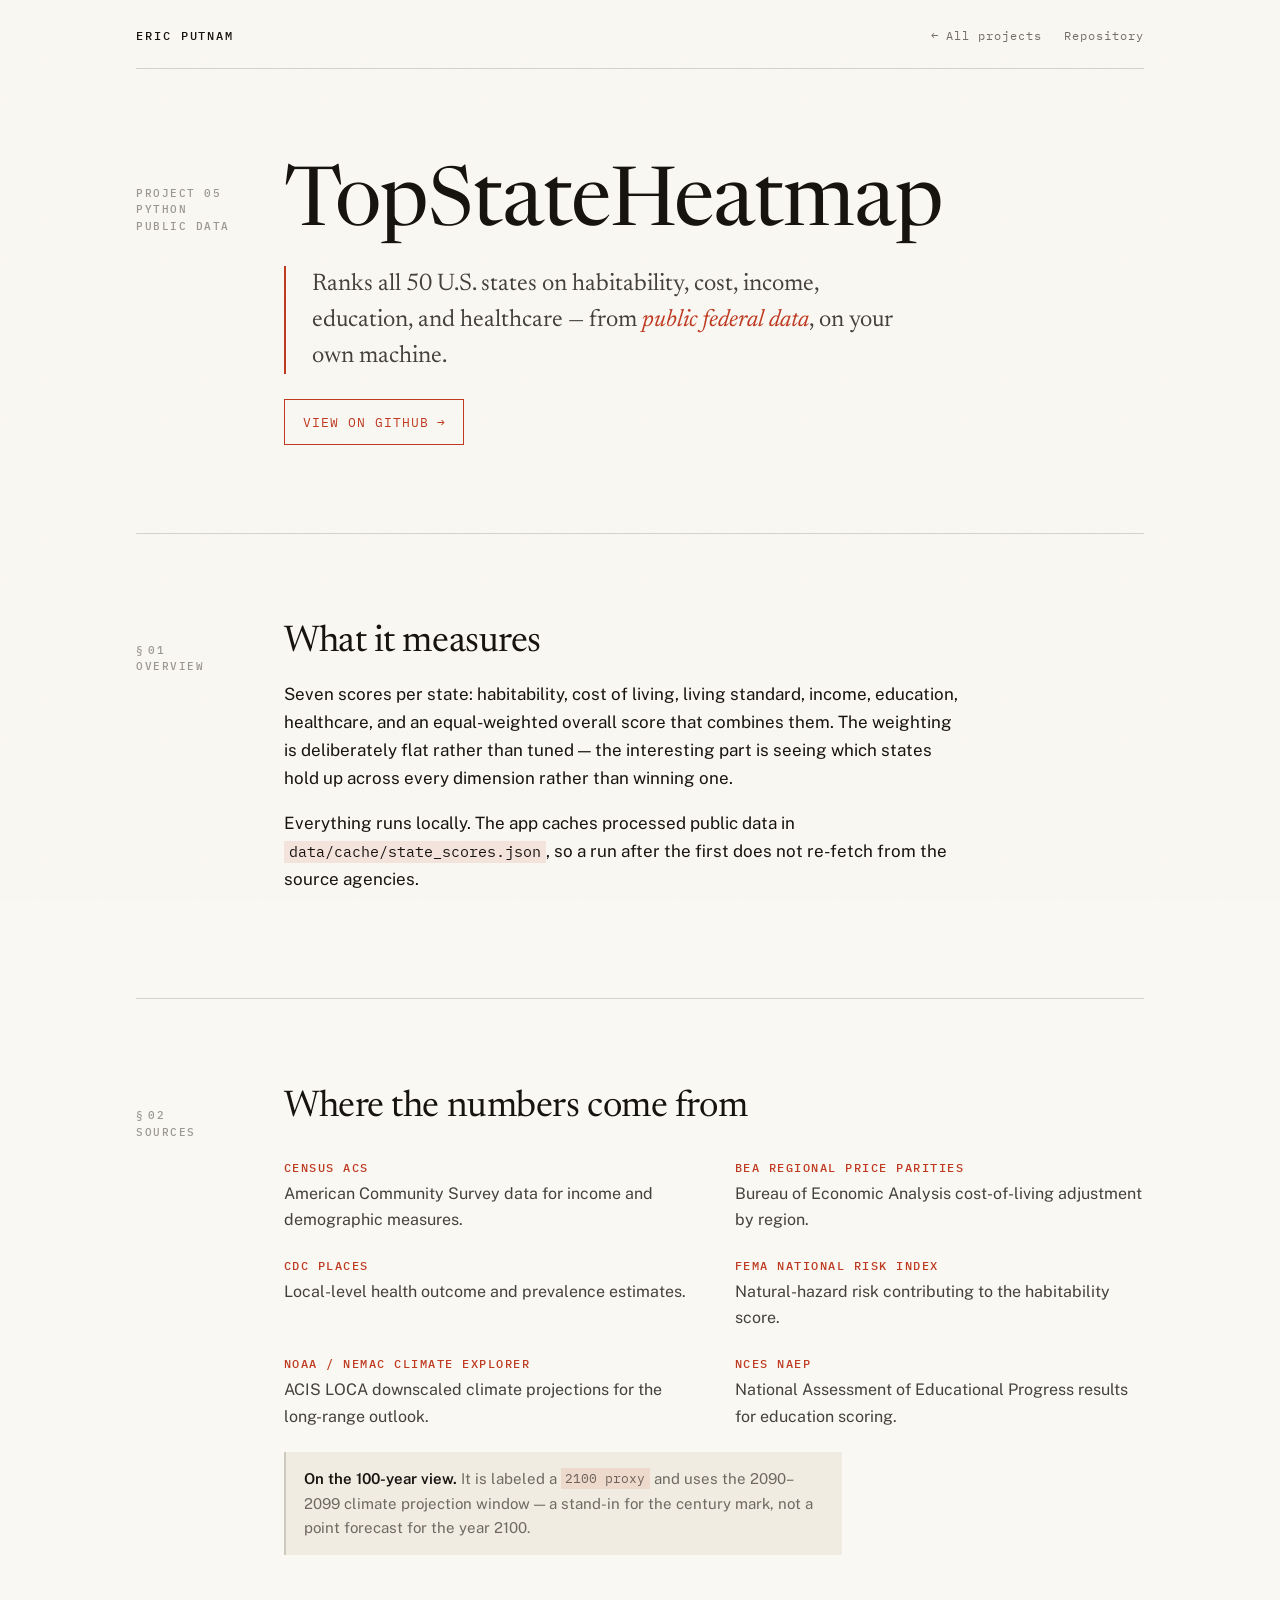
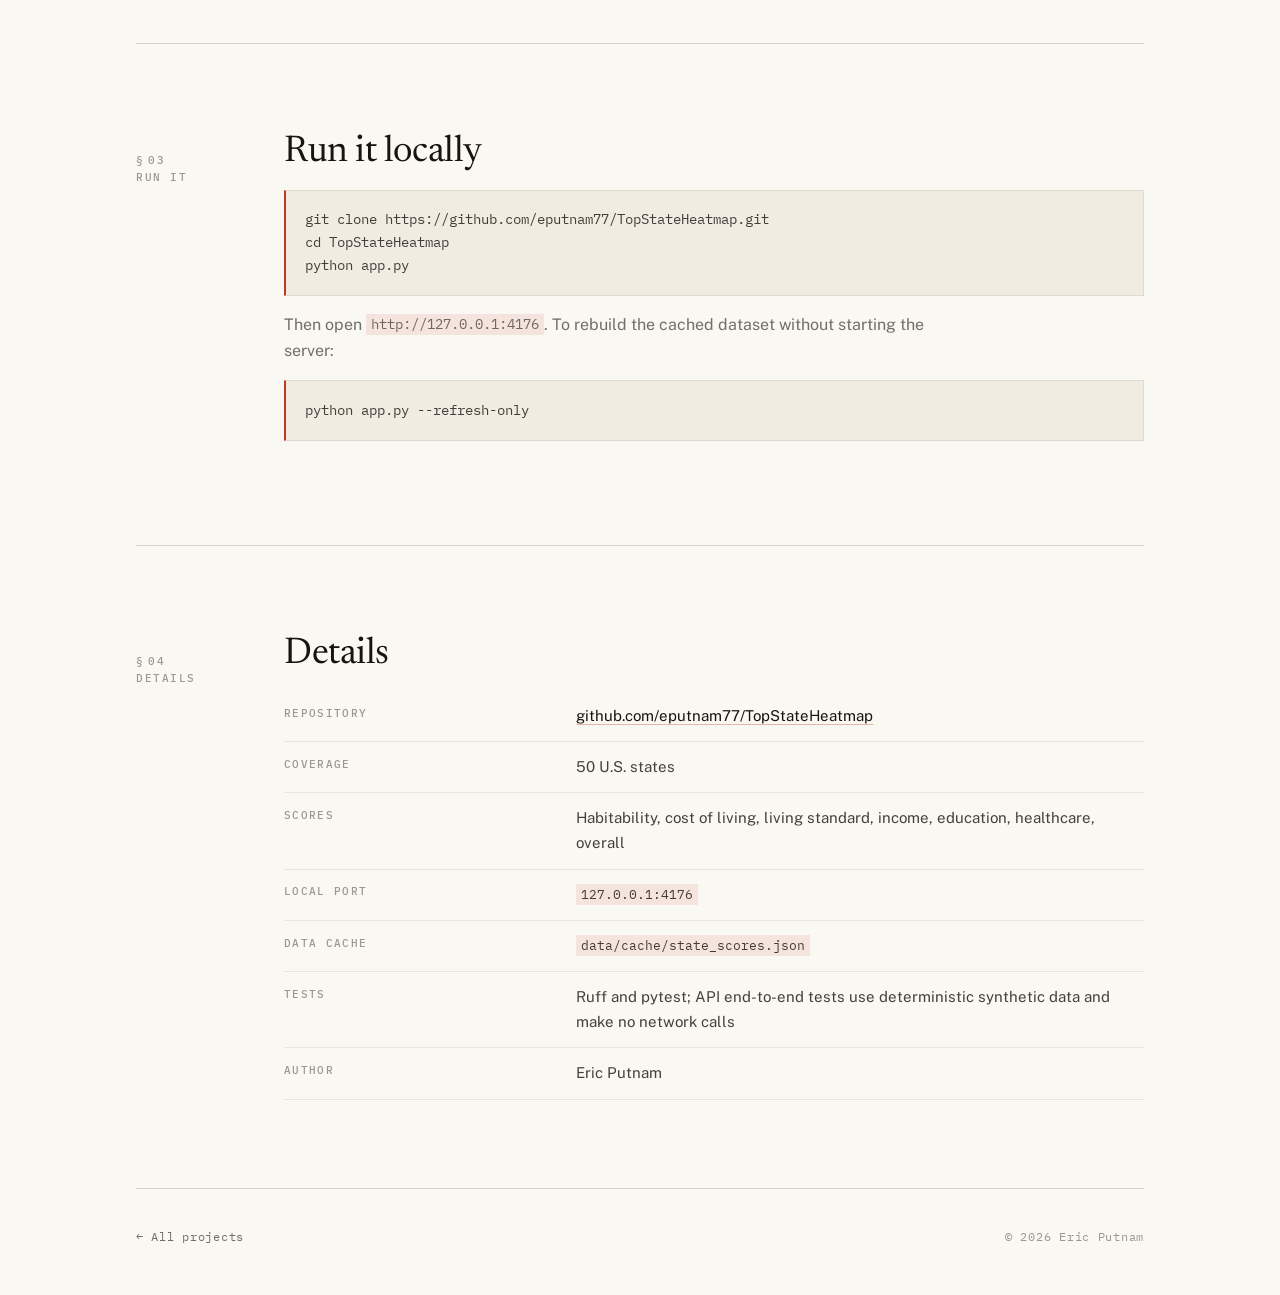
<file: projects/topstateheatmap/index.html>
<!DOCTYPE html>
<html lang="en">
<head>
<meta charset="UTF-8">
<meta name="viewport" content="width=device-width, initial-scale=1">

<title>TopStateHeatmap — Rank U.S. States on Habitability and Living Costs</title>
<meta name="description" content="TopStateHeatmap is a local Python dashboard that ranks the 50 U.S. states by habitability, cost of living, living standard, income, education, healthcare, and an equal-weighted overall score, built from Census ACS, BEA, CDC PLACES, FEMA, NOAA, and NCES public data.">
<link rel="canonical" href="https://eputnam77.github.io/projects/topstateheatmap/">
<meta name="author" content="Eric Putnam">
<meta name="robots" content="index, follow, max-snippet:-1, max-image-preview:large">

<meta property="og:type" content="article">
<meta property="og:site_name" content="Eric Putnam">
<meta property="og:title" content="TopStateHeatmap — Rank U.S. States on Habitability and Living Costs">
<meta property="og:description" content="A local Python dashboard ranking U.S. states on habitability, cost of living, income, education, and healthcare from public federal data.">
<meta property="og:url" content="https://eputnam77.github.io/projects/topstateheatmap/">
<meta name="twitter:card" content="summary_large_image">

<link rel="icon" href="data:image/svg+xml,%3Csvg xmlns='http://www.w3.org/2000/svg' viewBox='0 0 32 32'%3E%3Crect width='32' height='32' fill='%23FAF8F3'/%3E%3Cpath d='M7 9h18M7 15h18M7 21h11' stroke='%2317130F' stroke-width='2'/%3E%3Cpath d='M20 24l9-9' stroke='%23BE3A21' stroke-width='2.5'/%3E%3C/svg%3E">

<link rel="preconnect" href="https://fonts.googleapis.com">
<link rel="preconnect" href="https://fonts.gstatic.com" crossorigin>
<link href="https://fonts.googleapis.com/css2?family=Newsreader:ital,opsz,wght@0,6..72,300;0,6..72,400;1,6..72,300;1,6..72,400&family=Public+Sans:wght@400;600&family=IBM+Plex+Mono:wght@400;500&display=swap" rel="stylesheet">
<link rel="stylesheet" href="/assets/site.css">

<script type="application/ld+json">
{
  "@context": "https://schema.org",
  "@graph": [
    {
      "@type": "SoftwareApplication",
      "@id": "https://eputnam77.github.io/projects/topstateheatmap/#software",
      "name": "TopStateHeatmap",
      "alternateName": "U.S. Habitability and Living Standards Heatmap",
      "url": "https://eputnam77.github.io/projects/topstateheatmap/",
      "description": "A local Python dashboard that ranks the 50 U.S. states by habitability, cost of living, living standard, income, education, healthcare, and an equal-weighted overall score. It caches processed public data locally and draws on Census ACS, BEA regional price parities, CDC PLACES, the FEMA National Risk Index, NOAA/NEMAC Climate Explorer ACIS LOCA projections, and NCES NAEP.",
      "applicationCategory": "BrowserApplication",
      "applicationSubCategory": "Public-data dashboard",
      "operatingSystem": "Linux, macOS, Windows",
      "programmingLanguage": "Python",
      "codeRepository": "https://github.com/eputnam77/TopStateHeatmap",
      "softwareRequirements": "Python",
      "isAccessibleForFree": true,
      "offers": { "@type": "Offer", "price": "0", "priceCurrency": "USD" },
      "author": { "@id": "https://eputnam77.github.io/#person" },
      "featureList": [
        "Ranks all 50 U.S. states across seven scores",
        "Equal-weighted overall score",
        "Local caching of processed public data",
        "Refresh-only mode to rebuild the data cache",
        "100-year climate outlook labeled as a 2100 proxy"
      ]
    },
    {
      "@type": "Dataset",
      "name": "State habitability and living-standard scores",
      "description": "Processed per-state scores for habitability, cost of living, living standard, income, education, and healthcare, derived from U.S. public data sources and cached locally by TopStateHeatmap.",
      "creator": { "@id": "https://eputnam77.github.io/#person" },
      "spatialCoverage": "United States",
      "isBasedOn": [
        "U.S. Census Bureau American Community Survey (ACS)",
        "Bureau of Economic Analysis regional price parities",
        "CDC PLACES",
        "FEMA National Risk Index",
        "NOAA/NEMAC Climate Explorer ACIS LOCA projections",
        "NCES National Assessment of Educational Progress (NAEP)"
      ]
    },
    {
      "@type": "BreadcrumbList",
      "itemListElement": [
        { "@type": "ListItem", "position": 1, "name": "Projects", "item": "https://eputnam77.github.io/" },
        { "@type": "ListItem", "position": 2, "name": "TopStateHeatmap", "item": "https://eputnam77.github.io/projects/topstateheatmap/" }
      ]
    }
  ]
}
</script>
</head>
<body>

<a class="skip" href="#main">Skip to content</a>

<div class="shell">
  <header class="masthead">
    <a class="masthead__id" href="/"><b>Eric Putnam</b></a>
    <nav aria-label="Primary">
      <a href="/">&larr; All projects</a>
      <a href="https://github.com/eputnam77/TopStateHeatmap" rel="noopener">Repository</a>
    </nav>
  </header>

  <main id="main">

    <!-- ============ Hero ============ -->
    <section class="band band--open" aria-labelledby="title">
      <div class="spread">
        <p class="margin-note rise" data-d="1">Project 05<br>Python<br>Public data</p>
        <div>
          <h1 class="display rise" id="title" data-d="1">TopState<wbr>Heatmap</h1>
          <div class="changebar rise" data-d="2">
            <p class="lede">
              Ranks all 50 U.S. states on habitability, cost, income, education, and
              healthcare &mdash; from <em style="font-style:italic;color:var(--mark)">public
              federal data</em>, on your own machine.
            </p>
          </div>

          <ul class="actions rise" data-d="3">
            <li><a class="btn btn--mark" href="https://github.com/eputnam77/TopStateHeatmap" rel="noopener">View on GitHub <span class="btn__arrow">&rarr;</span></a></li>
            <!-- TODO: uncomment when the TopStateHeatmap Space is public.
                 Confirm the slug first: huggingface.co/spaces/Hoctar77/topstateheatmap
                 Also add a Live demo row to the Details table, set the
                 margin note to "Live demo", and add "sameAs" to the JSON-LD.
            <li><a class="btn btn--mark" href="https://huggingface.co/spaces/Hoctar77/topstateheatmap" rel="noopener">Try the live demo <span class="btn__arrow">&rarr;</span></a></li>
            -->
          </ul>
        </div>
      </div>
    </section>

    <!-- ============ What ============ -->
    <section class="band" aria-labelledby="what-title">
      <div class="spread">
        <p class="margin-note">&sect;&thinsp;01<br>Overview</p>
        <div>
          <h2 class="section-title" id="what-title">What it measures</h2>
          <div class="prose">
            <p>
              Seven scores per state: habitability, cost of living, living standard, income,
              education, healthcare, and an equal-weighted overall score that combines them.
              The weighting is deliberately flat rather than tuned &mdash; the interesting part
              is seeing which states hold up across every dimension rather than winning one.
            </p>
            <p>
              Everything runs locally. The app caches processed public data in
              <code>data/cache/state_scores.json</code>, so a run after the first does not
              re-fetch from the source agencies.
            </p>
          </div>
        </div>
      </div>
    </section>

    <!-- ============ Sources ============ -->
    <section class="band" aria-labelledby="sources-title">
      <div class="spread">
        <p class="margin-note">&sect;&thinsp;02<br>Sources</p>
        <div>
          <h2 class="section-title" id="sources-title">Where the numbers come from</h2>
          <ul class="caps" style="margin-top: 2rem;">
            <li>
              <h3>Census ACS</h3>
              <p>American Community Survey data for income and demographic measures.</p>
            </li>
            <li>
              <h3>BEA regional price parities</h3>
              <p>Bureau of Economic Analysis cost-of-living adjustment by region.</p>
            </li>
            <li>
              <h3>CDC PLACES</h3>
              <p>Local-level health outcome and prevalence estimates.</p>
            </li>
            <li>
              <h3>FEMA National Risk Index</h3>
              <p>Natural-hazard risk contributing to the habitability score.</p>
            </li>
            <li>
              <h3>NOAA / NEMAC Climate Explorer</h3>
              <p>ACIS LOCA downscaled climate projections for the long-range outlook.</p>
            </li>
            <li>
              <h3>NCES NAEP</h3>
              <p>National Assessment of Educational Progress results for education scoring.</p>
            </li>
          </ul>
          <p class="note">
            <strong>On the 100-year view.</strong> It is labeled a <code>2100 proxy</code> and
            uses the 2090&ndash;2099 climate projection window &mdash; a stand-in for the
            century mark, not a point forecast for the year 2100.
          </p>
        </div>
      </div>
    </section>

    <!-- ============ Run ============ -->
    <section class="band" aria-labelledby="run-title">
      <div class="spread">
        <p class="margin-note">&sect;&thinsp;03<br>Run it</p>
        <div>
          <h2 class="section-title" id="run-title">Run it locally</h2>
          <pre><code>git clone https://github.com/eputnam77/TopStateHeatmap.git
cd TopStateHeatmap
python app.py</code></pre>
          <p class="prose" style="color: var(--ink-60); font-size: 16px;">
            Then open <code>http://127.0.0.1:4176</code>. To rebuild the cached dataset without
            starting the server:
          </p>
          <pre><code>python app.py --refresh-only</code></pre>
        </div>
      </div>
    </section>

    <!-- ============ Spec ============ -->
    <section class="band" aria-labelledby="spec-title">
      <div class="spread">
        <p class="margin-note">&sect;&thinsp;04<br>Details</p>
        <div>
          <h2 class="section-title" id="spec-title">Details</h2>
          <div class="table-scroll">
            <table class="spec-table">
              <tbody>
                <tr><th scope="row">Repository</th><td><a href="https://github.com/eputnam77/TopStateHeatmap" rel="noopener">github.com/eputnam77/TopStateHeatmap</a></td></tr>
                <tr><th scope="row">Coverage</th><td>50 U.S. states</td></tr>
                <tr><th scope="row">Scores</th><td>Habitability, cost of living, living standard, income, education, healthcare, overall</td></tr>
                <tr><th scope="row">Local port</th><td><code>127.0.0.1:4176</code></td></tr>
                <tr><th scope="row">Data cache</th><td><code>data/cache/state_scores.json</code></td></tr>
                <tr><th scope="row">Tests</th><td>Ruff and pytest; API end-to-end tests use deterministic synthetic data and make no network calls</td></tr>
                <tr><th scope="row">Author</th><td>Eric Putnam</td></tr>
              </tbody>
            </table>
          </div>
        </div>
      </div>
    </section>

  </main>

  <footer class="foot">
    <span><a href="/">&larr; All projects</a></span>
    <span>&copy; 2026 Eric Putnam</span>
  </footer>
</div>

</body>
</html>
</file>
<file: assets/site.css>
/* ==========================================================================
   eputnam77.github.io - "Marked Up"
   A portfolio about document review, set like a document under review.
   Accent = proofreader red. Rules = hairlines. Emphasis = change bars.
   ========================================================================== */

/* ---- Tokens -------------------------------------------------------------- */
:root {
  --paper:      #FAF8F3;
  --paper-sunk: #F1ECE1;
  --paper-card: #FFFDF9;

  --ink:        #17130F;
  --ink-80:     rgba(23, 19, 15, 0.80);
  --ink-60:     rgba(23, 19, 15, 0.60);
  --ink-42:     rgba(23, 19, 15, 0.42);
  --ink-16:     rgba(23, 19, 15, 0.16);
  --ink-08:     rgba(23, 19, 15, 0.08);

  --mark:       #BE3A21;
  --mark-soft:  rgba(190, 58, 33, 0.10);
  --mark-line:  rgba(190, 58, 33, 0.34);

  --serif: "Newsreader", "Iowan Old Style", Georgia, serif;
  --sans:  "Public Sans", "Helvetica Neue", Helvetica, sans-serif;
  --mono:  "IBM Plex Mono", ui-monospace, "SF Mono", Menlo, monospace;

  --gutter: 104px;
  --measure: 68ch;

  --ease: cubic-bezier(0.2, 0.7, 0.25, 1);
}

@media (prefers-color-scheme: dark) {
  :root:not([data-theme="light"]) {
    --paper:      #14120F;
    --paper-sunk: #1D1A16;
    --paper-card: #1A1714;

    --ink:        #F2EDE4;
    --ink-80:     rgba(242, 237, 228, 0.80);
    --ink-60:     rgba(242, 237, 228, 0.58);
    --ink-42:     rgba(242, 237, 228, 0.40);
    --ink-16:     rgba(242, 237, 228, 0.16);
    --ink-08:     rgba(242, 237, 228, 0.08);

    --mark:       #E9704F;
    --mark-soft:  rgba(233, 112, 79, 0.12);
    --mark-line:  rgba(233, 112, 79, 0.40);
  }
}

/* ---- Reset --------------------------------------------------------------- */
*, *::before, *::after { box-sizing: border-box; }
html { -webkit-text-size-adjust: 100%; scroll-behavior: smooth; }

body {
  margin: 0;
  background: var(--paper);
  color: var(--ink);
  font-family: var(--sans);
  font-size: 17px;
  line-height: 1.65;
  font-feature-settings: "kern" 1;
  -webkit-font-smoothing: antialiased;
}

img { max-width: 100%; height: auto; display: block; }

/* Paper grain - a single inline SVG, no network request. */
body::before {
  content: "";
  position: fixed;
  inset: 0;
  z-index: 0;
  pointer-events: none;
  opacity: 0.035;
  background-image: url("data:image/svg+xml,%3Csvg xmlns='http://www.w3.org/2000/svg' width='160' height='160'%3E%3Cfilter id='n'%3E%3CfeTurbulence type='fractalNoise' baseFrequency='0.85' numOctaves='3'/%3E%3C/filter%3E%3Crect width='160' height='160' filter='url(%23n)'/%3E%3C/svg%3E");
}

@media (prefers-color-scheme: dark) {
  :root:not([data-theme="light"]) body::before { opacity: 0.06; }
}

/* ---- Skip link ----------------------------------------------------------- */
.skip {
  position: absolute;
  left: -9999px;
  top: 0;
  z-index: 100;
  background: var(--ink);
  color: var(--paper);
  padding: 0.65rem 1rem;
  font-family: var(--mono);
  font-size: 13px;
}
.skip:focus { left: 0; }

/* ---- Shell --------------------------------------------------------------- */
.shell {
  position: relative;
  z-index: 1;
  max-width: 1120px;
  margin: 0 auto;
  padding: 0 clamp(20px, 5vw, 56px);
}

/* The asymmetric spec layout: mono margin, then content. */
.spread {
  display: grid;
  grid-template-columns: var(--gutter) minmax(0, 1fr);
  gap: 0 clamp(20px, 4vw, 44px);
}

@media (max-width: 720px) {
  .spread { grid-template-columns: minmax(0, 1fr); }
}

/* ---- Marginalia ---------------------------------------------------------- */
.margin-note {
  font-family: var(--mono);
  font-size: 11px;
  font-weight: 500;
  letter-spacing: 0.14em;
  text-transform: uppercase;
  color: var(--ink-42);
  padding-top: 0.55rem;
  line-height: 1.5;
}

@media (max-width: 720px) {
  .margin-note { padding-top: 0; margin-bottom: 0.5rem; }
}

/* ---- Masthead ------------------------------------------------------------ */
.masthead {
  display: flex;
  align-items: baseline;
  justify-content: space-between;
  gap: 1.5rem;
  flex-wrap: wrap;
  padding: 1.6rem 0 1.4rem;
  border-bottom: 1px solid var(--ink-16);
}

.masthead__id {
  font-family: var(--mono);
  font-size: 12px;
  letter-spacing: 0.16em;
  text-transform: uppercase;
  color: var(--ink);
  text-decoration: none;
}
.masthead__id b { font-weight: 500; }
.masthead__id:hover { color: var(--mark); }

.masthead nav {
  display: flex;
  gap: 1.4rem;
  font-family: var(--mono);
  font-size: 12px;
  letter-spacing: 0.08em;
}
.masthead nav a { color: var(--ink-60); text-decoration: none; }
.masthead nav a:hover { color: var(--mark); }

/* ---- Type ---------------------------------------------------------------- */
h1, h2, h3 {
  font-family: var(--serif);
  font-weight: 400;
  letter-spacing: -0.012em;
}

.display {
  font-size: clamp(2.6rem, 7.2vw, 5.1rem);
  line-height: 1.02;
  margin: 0 0 1.1rem;
}
.display em {
  font-style: italic;
  color: var(--mark);
}

h2.section-title {
  font-size: clamp(1.6rem, 3.4vw, 2.3rem);
  line-height: 1.12;
  margin: 0 0 1rem;
}

h3 { font-size: 1.3rem; line-height: 1.25; margin: 0 0 0.5rem; }

.lede {
  font-family: var(--serif);
  font-size: clamp(1.2rem, 2.3vw, 1.5rem);
  line-height: 1.5;
  color: var(--ink-80);
  max-width: 46ch;
  margin: 0 0 1.6rem;
}

p { max-width: var(--measure); }
.prose p + p { margin-top: 1rem; }
.prose a {
  color: var(--ink);
  text-decoration: underline;
  text-decoration-color: var(--mark-line);
  text-underline-offset: 3px;
}
.prose a:hover { color: var(--mark); text-decoration-color: var(--mark); }

/* ---- Change bar: the emphasis device from controlled documents ----------- */
.changebar {
  border-left: 2px solid var(--mark);
  padding-left: clamp(1rem, 2.5vw, 1.6rem);
}

/* ---- Sections ------------------------------------------------------------ */
.band {
  padding: clamp(3rem, 7vw, 5.5rem) 0;
  border-top: 1px solid var(--ink-16);
}
.band--open { border-top: 0; padding-top: clamp(3rem, 8vw, 6rem); }

/* ---- Buttons ------------------------------------------------------------- */
.actions {
  display: flex;
  flex-wrap: wrap;
  gap: 0.6rem;
  margin: 0;
  padding: 0;
  list-style: none;
}

.btn {
  display: inline-flex;
  align-items: center;
  gap: 0.5rem;
  font-family: var(--mono);
  font-size: 12.5px;
  letter-spacing: 0.08em;
  text-transform: uppercase;
  text-decoration: none;
  padding: 0.72rem 1.1rem;
  border: 1px solid var(--ink-16);
  color: var(--ink);
  background: transparent;
  transition: background 0.25s var(--ease), border-color 0.25s var(--ease), color 0.25s var(--ease);
}
.btn:hover { border-color: var(--ink); background: var(--ink); color: var(--paper); }
.btn--mark { border-color: var(--mark); color: var(--mark); }
.btn--mark:hover { background: var(--mark); border-color: var(--mark); color: var(--paper); }
.btn__arrow { transition: transform 0.25s var(--ease); }
.btn:hover .btn__arrow { transform: translateX(3px); }

/* ---- Project index ------------------------------------------------------- */
.index { list-style: none; margin: 0; padding: 0; }
.entry { border-top: 1px solid var(--ink-16); }
.entry:last-child { border-bottom: 1px solid var(--ink-16); }

.entry__link {
  display: grid;
  grid-template-columns: var(--gutter) minmax(0, 1fr) auto;
  gap: 0 clamp(20px, 4vw, 44px);
  align-items: start;
  padding: clamp(1.6rem, 3.4vw, 2.4rem) 0;
  text-decoration: none;
  color: inherit;
  transition: background 0.3s var(--ease);
}
.entry__link:hover { background: var(--mark-soft); }

@media (max-width: 720px) {
  .entry__link { grid-template-columns: minmax(0, 1fr); }
}

.entry__num {
  font-family: var(--serif);
  font-style: italic;
  font-size: clamp(1.6rem, 3.2vw, 2.5rem);
  line-height: 1;
  color: var(--ink-42);
  transition: color 0.3s var(--ease);
}
.entry__link:hover .entry__num { color: var(--mark); }

@media (max-width: 720px) {
  .entry__num { margin-bottom: 0.35rem; }
}

.entry__name {
  font-family: var(--serif);
  font-size: clamp(1.5rem, 3vw, 2.05rem);
  line-height: 1.1;
  margin: 0 0 0.45rem;
  display: inline-block;
  background-image: linear-gradient(var(--mark), var(--mark));
  background-repeat: no-repeat;
  background-size: 0% 1.5px;
  background-position: 0 100%;
  transition: background-size 0.4s var(--ease);
}
.entry__link:hover .entry__name { background-size: 100% 1.5px; }

.entry__what {
  color: var(--ink-60);
  margin: 0 0 0.85rem;
  max-width: 56ch;
  font-size: 16px;
}

.entry__go {
  font-family: var(--mono);
  font-size: 11px;
  letter-spacing: 0.14em;
  text-transform: uppercase;
  color: var(--ink-42);
  white-space: nowrap;
  padding-top: 0.6rem;
  transition: color 0.3s var(--ease);
}
.entry__link:hover .entry__go { color: var(--mark); }

@media (max-width: 720px) {
  .entry__go { display: none; }
}

/* ---- Tags ---------------------------------------------------------------- */
.tags {
  display: flex;
  flex-wrap: wrap;
  gap: 0.4rem 0.5rem;
  margin: 0;
  padding: 0;
  list-style: none;
}

.tag {
  font-family: var(--mono);
  font-size: 10.5px;
  letter-spacing: 0.1em;
  text-transform: uppercase;
  color: var(--ink-60);
  border: 1px solid var(--ink-16);
  padding: 0.28rem 0.5rem;
}
.tag--live { color: var(--mark); border-color: var(--mark-line); }
.tag--live::before { content: "\25CF\0020"; font-size: 8px; vertical-align: 1px; }

/* ---- Spec table ---------------------------------------------------------- */
.spec-table { width: 100%; border-collapse: collapse; font-size: 15px; }
.spec-table th,
.spec-table td {
  text-align: left;
  vertical-align: top;
  padding: 0.8rem 1rem 0.8rem 0;
  border-bottom: 1px solid var(--ink-08);
}
.spec-table th {
  font-family: var(--mono);
  font-size: 11px;
  font-weight: 500;
  letter-spacing: 0.12em;
  text-transform: uppercase;
  color: var(--ink-42);
  width: 34%;
}
.spec-table td { color: var(--ink-80); }
.spec-table a {
  color: var(--ink);
  text-decoration: underline;
  text-decoration-color: var(--mark-line);
  text-underline-offset: 3px;
}
.spec-table a:hover { color: var(--mark); }

.table-scroll { overflow-x: auto; }

/* ---- Capability list ----------------------------------------------------- */
.caps { margin: 0; padding: 0; list-style: none; display: grid; gap: 1.4rem; }

@media (min-width: 860px) {
  .caps { grid-template-columns: 1fr 1fr; gap: 1.6rem 2.6rem; }
}

.caps h3 {
  font-family: var(--mono);
  font-size: 11.5px;
  font-weight: 500;
  letter-spacing: 0.13em;
  text-transform: uppercase;
  color: var(--mark);
  margin: 0 0 0.35rem;
}
.caps p { margin: 0; color: var(--ink-80); font-size: 16px; max-width: 46ch; }

/* ---- Code ---------------------------------------------------------------- */
pre {
  font-family: var(--mono);
  font-size: 13.5px;
  line-height: 1.7;
  background: var(--paper-sunk);
  border: 1px solid var(--ink-08);
  border-left: 2px solid var(--mark);
  padding: 1.1rem 1.2rem;
  overflow-x: auto;
  margin: 0 0 1rem;
  max-width: 100%;
}
pre code { font: inherit; color: var(--ink-80); }
pre .c { color: var(--ink-42); }

:not(pre) > code {
  font-family: var(--mono);
  font-size: 0.88em;
  background: var(--mark-soft);
  padding: 0.1em 0.35em;
}

/* ---- Callout ------------------------------------------------------------- */
.note {
  font-size: 15px;
  color: var(--ink-60);
  background: var(--paper-sunk);
  border-left: 2px solid var(--ink-16);
  padding: 0.9rem 1.1rem;
  margin: 1.4rem 0 0;
  max-width: 62ch;
}
.note strong { color: var(--ink); font-weight: 600; }
.note a { color: var(--ink); text-decoration-color: var(--mark-line); }

/* ---- Flow diagram (text-native, crawlable) ------------------------------- */
.flow {
  font-family: var(--mono);
  font-size: clamp(11px, 1.5vw, 13px);
  letter-spacing: 0.06em;
  text-transform: uppercase;
  color: var(--ink-60);
  display: flex;
  flex-wrap: wrap;
  align-items: center;
  gap: 0.5rem 0.75rem;
  margin: 0 0 1.6rem;
  padding: 0;
  list-style: none;
}
.flow li { display: flex; align-items: center; gap: 0.75rem; }
.flow li:not(:last-child)::after { content: "\2192"; color: var(--mark); }

/* ---- Footer -------------------------------------------------------------- */
.foot {
  border-top: 1px solid var(--ink-16);
  padding: 2.4rem 0 3rem;
  font-family: var(--mono);
  font-size: 12px;
  letter-spacing: 0.06em;
  color: var(--ink-42);
  display: flex;
  flex-wrap: wrap;
  gap: 0.6rem 1.6rem;
  justify-content: space-between;
}
.foot a { color: var(--ink-60); text-decoration: none; }
.foot a:hover { color: var(--mark); }

/* ---- Entrance choreography ---------------------------------------------- */
/* The hidden state lives in the keyframes, never in the rule itself. If
   animations are disabled, unsupported, or fail to start, the content still
   renders at full opacity instead of vanishing. */
@media (prefers-reduced-motion: no-preference) {
  .rise { animation: rise 0.85s var(--ease) both; }

  [data-d="1"] { animation-delay: 0.06s; }
  [data-d="2"] { animation-delay: 0.14s; }
  [data-d="3"] { animation-delay: 0.22s; }
  [data-d="4"] { animation-delay: 0.30s; }
  [data-d="5"] { animation-delay: 0.38s; }

  @keyframes rise {
    from { opacity: 0; transform: translateY(14px); }
    to   { opacity: 1; transform: none; }
  }
}

:focus-visible { outline: 2px solid var(--mark); outline-offset: 3px; }
</file>
